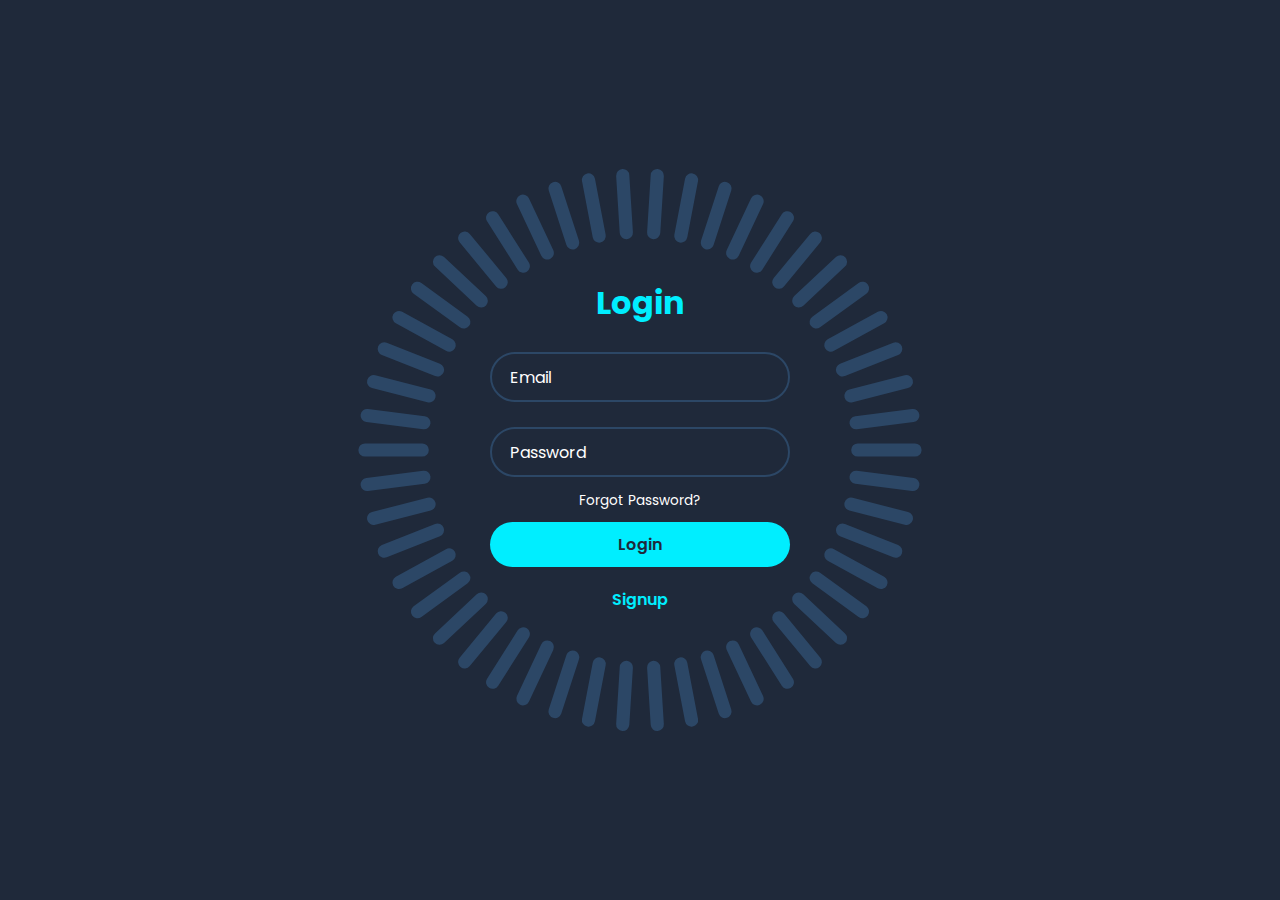
<file: Animated Login form/index.html>
<!DOCTYPE html>
<html lang="en" >
<head>
  <meta charset="UTF-8">
  <title>CodePen - Animated Login form</title>
  <link rel="stylesheet" href="./style.css">

</head>
<body>
<!-- partial:index.partial.html -->
<div class="container">
  <div class="login-box">
    <h2>Login</h2>
    <form action="#">
      <div class="input-box">
        <input type="email" required>
        <label>Email</label>
      </div>
      <div class="input-box">
        <input type="password" required>
        <label>Password</label>
      </div>
      <div class="forgot-password">
        <a href="#">Forgot Password?</a>
      </div>
      <button type="submit" class="btn">Login</button>
      <div class="signup-link">
        <a href="#">Signup</a>
      </div>
    </form>
  </div>

  <span style="--i:0;"></span>
  <span style="--i:1;"></span>
  <span style="--i:2;"></span>
  <span style="--i:3;"></span>
  <span style="--i:4;"></span>
  <span style="--i:5;"></span>
  <span style="--i:6;"></span>
  <span style="--i:7;"></span>
  <span style="--i:8;"></span>
  <span style="--i:9;"></span>
  <span style="--i:10;"></span>
  <span style="--i:11;"></span>
  <span style="--i:12;"></span>
  <span style="--i:13;"></span>
  <span style="--i:14;"></span>
  <span style="--i:15;"></span>
  <span style="--i:16;"></span>
  <span style="--i:17;"></span>
  <span style="--i:18;"></span>
  <span style="--i:19;"></span>
  <span style="--i:20;"></span>
  <span style="--i:21;"></span>
  <span style="--i:22;"></span>
  <span style="--i:23;"></span>
  <span style="--i:24;"></span>
  <span style="--i:25;"></span>
  <span style="--i:26;"></span>
  <span style="--i:27;"></span>
  <span style="--i:28;"></span>
  <span style="--i:29;"></span>
  <span style="--i:30;"></span>
  <span style="--i:31;"></span>
  <span style="--i:32;"></span>
  <span style="--i:33;"></span>
  <span style="--i:34;"></span>
  <span style="--i:35;"></span>
  <span style="--i:36;"></span>
  <span style="--i:37;"></span>
  <span style="--i:38;"></span>
  <span style="--i:39;"></span>
  <span style="--i:40;"></span>
  <span style="--i:41;"></span>
  <span style="--i:42;"></span>
  <span style="--i:43;"></span>
  <span style="--i:44;"></span>
  <span style="--i:45;"></span>
  <span style="--i:46;"></span>
  <span style="--i:47;"></span>
  <span style="--i:48;"></span>
  <span style="--i:49;"></span>
</div>
<!-- partial -->
  
</body>
</html>
</file>
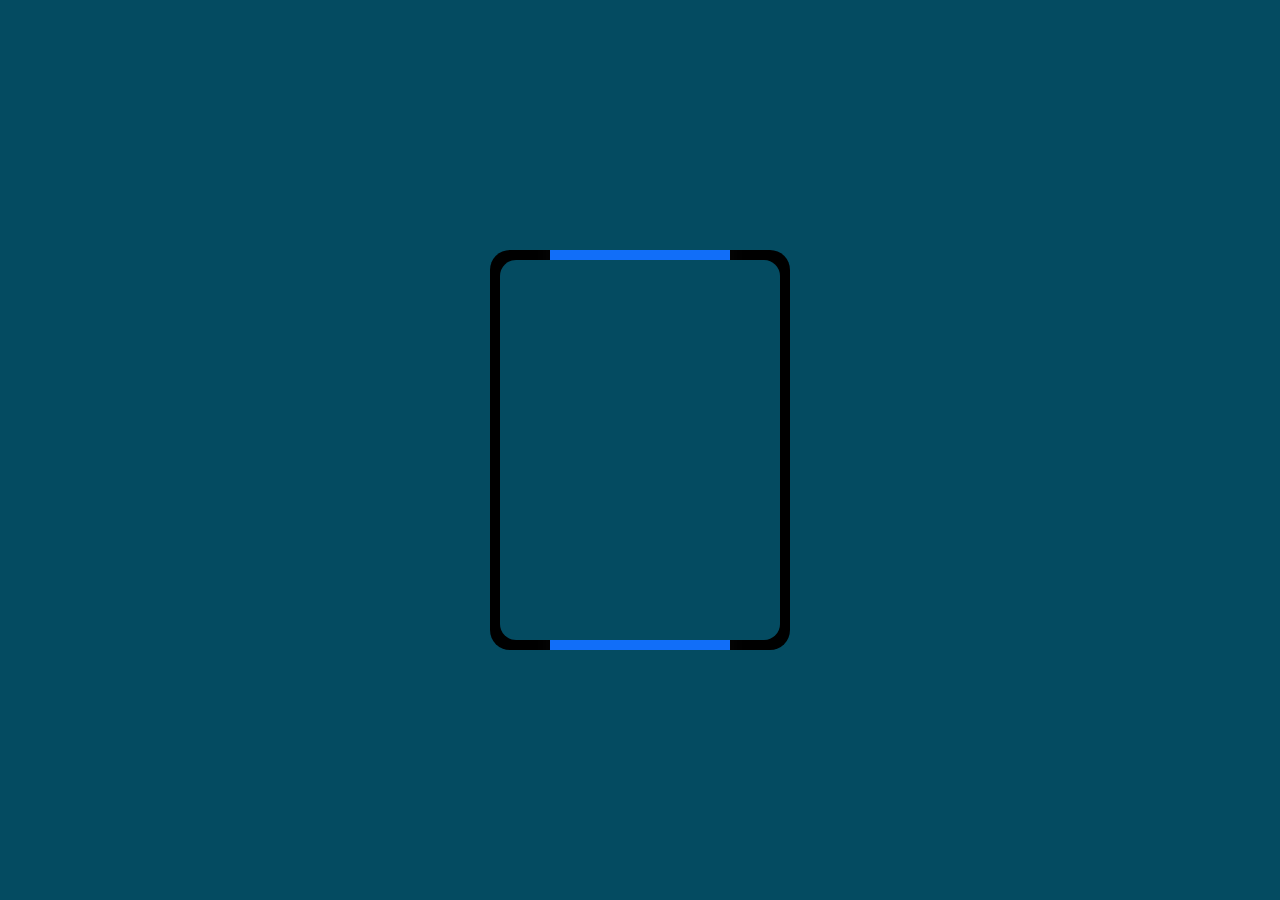
<file: border-animation/index.html>
<!DOCTYPE html>
<html lang="en">
<head>
    <link rel="stylesheet" href="style.css">
    <meta charset="UTF-8">
    <meta name="viewport" content="width=device-width, initial-scale=1.0">
    <title>Animation de la bordure</title>
</head>
<body>
    <div class="box">
        
    </div>
</body>
</html>
</file>
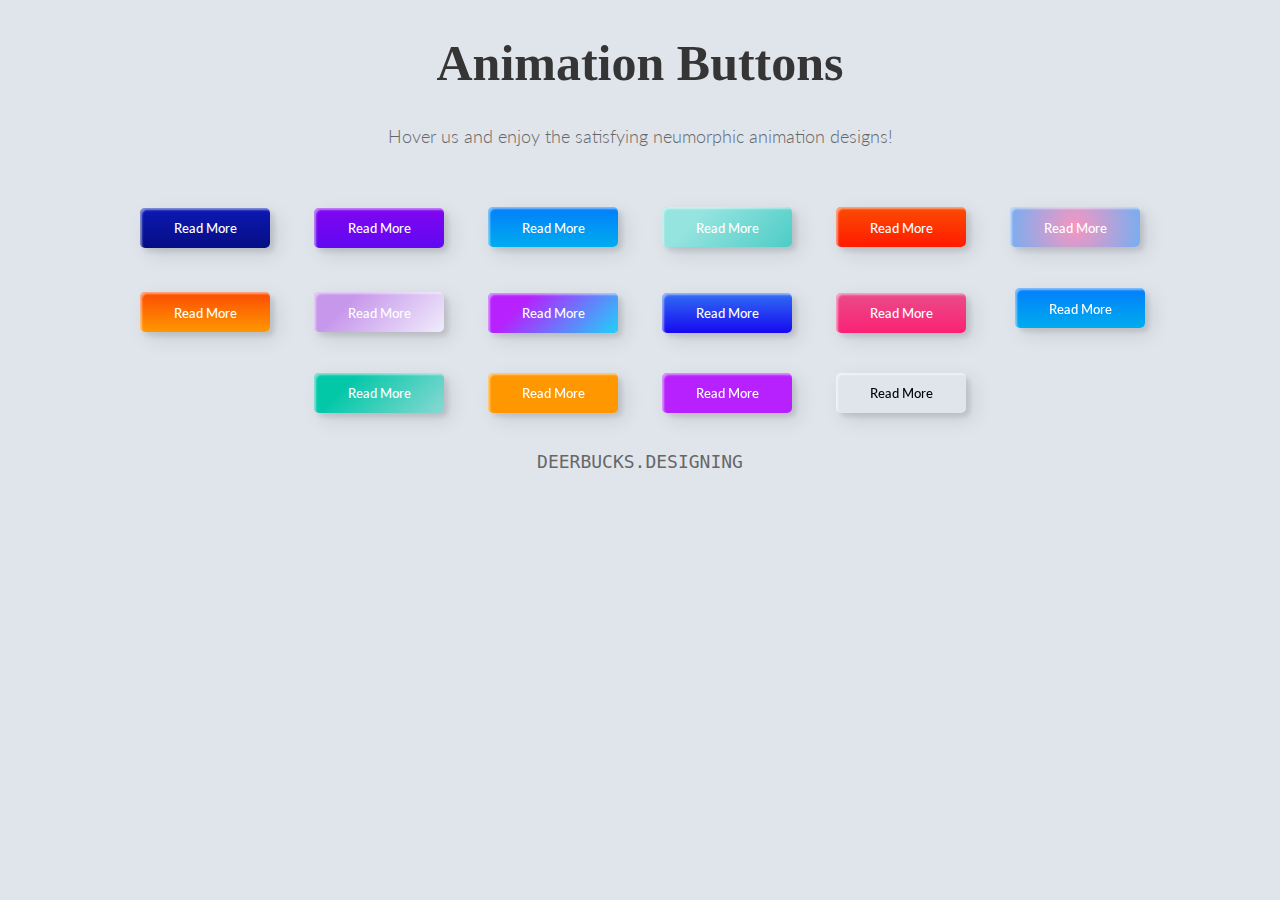
<file: button_animation/index.html>
<!DOCTYPE html>
<html lang="en">

<head>
  <meta charset="UTF-8">
  <title>Title</title>
  <link rel="stylesheet" href="style.css">
</head>

<body>
  <header>
    <link href="https://fonts.googleapis.com/css2?family=Lato&display=swap" rel="stylesheet">
 </header>
 
 <h1>Animation Buttons</h1>
 <p>Hover us and enjoy the satisfying neumorphic animation designs!</p>
 <div class="frame">
   <button class="custom-btn btn-1">Read More</button>
   <button class="custom-btn btn-2">Read More</button>
   <button class="custom-btn btn-3"><span>Read More</span></button>
   <button class="custom-btn btn-4"><span>Read More</span></button>
   <button class="custom-btn btn-5"><span>Read More</span></button>
   <button class="custom-btn btn-6"><span>Read More</span></button>
   <button class="custom-btn btn-7"><span>Read More</span></button>
   <button class="custom-btn btn-8"><span>Read More</span></button>
   <button class="custom-btn btn-9">Read More</button>
   <button class="custom-btn btn-10">Read More</button>
   <button class="custom-btn btn-11">Read More<div class="dot"></div></button>
   <button class="custom-btn btn-12"><span>Click!</span><span>Read More</span></button>
   <button class="custom-btn btn-13">Read More</button>
   <button class="custom-btn btn-14">Read More</button>
   <button class="custom-btn btn-15">Read More</button>
   <button class="custom-btn btn-16">Read More</button>
   <p style="font-family: Andale Mono, monospace;">
     DEERBUCKS.DESIGNING</p>
 </div>
</body>
</html>
</file>
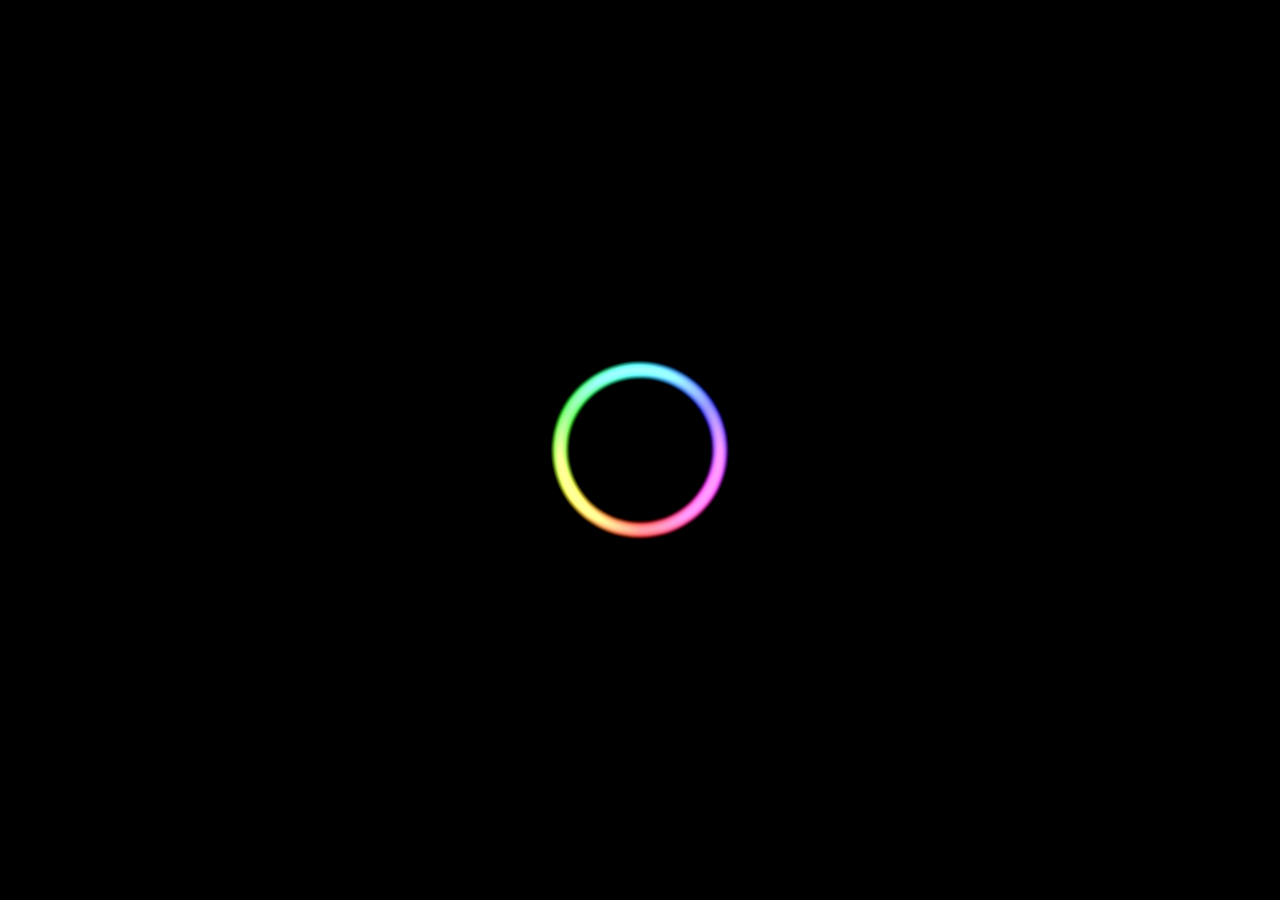
<file: colorful_loader/index.html>
<!DOCTYPE html>
<html lang="en">
<head>
    <meta charset="UTF-8">
    <meta name="viewport" content="width=device-width, initial-scale=1.0">
    <title>Document</title>
    <link rel="stylesheet" href="style.css">
</head>
<body>
    <div class="loader">
        <i></i><i></i><i></i><i></i><i></i><i></i>
        <i></i><i></i><i></i><i></i><i></i><i></i>
        <i></i><i></i><i></i><i></i><i></i><i></i>
        <i></i><i></i><i></i><i></i><i></i><i></i>
        <i></i><i></i><i></i><i></i><i></i><i></i>
        <i></i><i></i><i></i><i></i><i></i><i></i>
        <i></i><i></i><i></i><i></i><i></i><i></i>
        <i></i><i></i><i></i><i></i><i></i><i></i>
        <i></i><i></i><i></i><i></i><i></i><i></i>
        <i></i><i></i><i></i><i></i><i></i><i></i>
        <i></i><i></i><i></i><i></i><i></i><i></i>
        <i></i><i></i><i></i><i></i><i></i><i></i>
      </div>
</body>
</html>
</file>
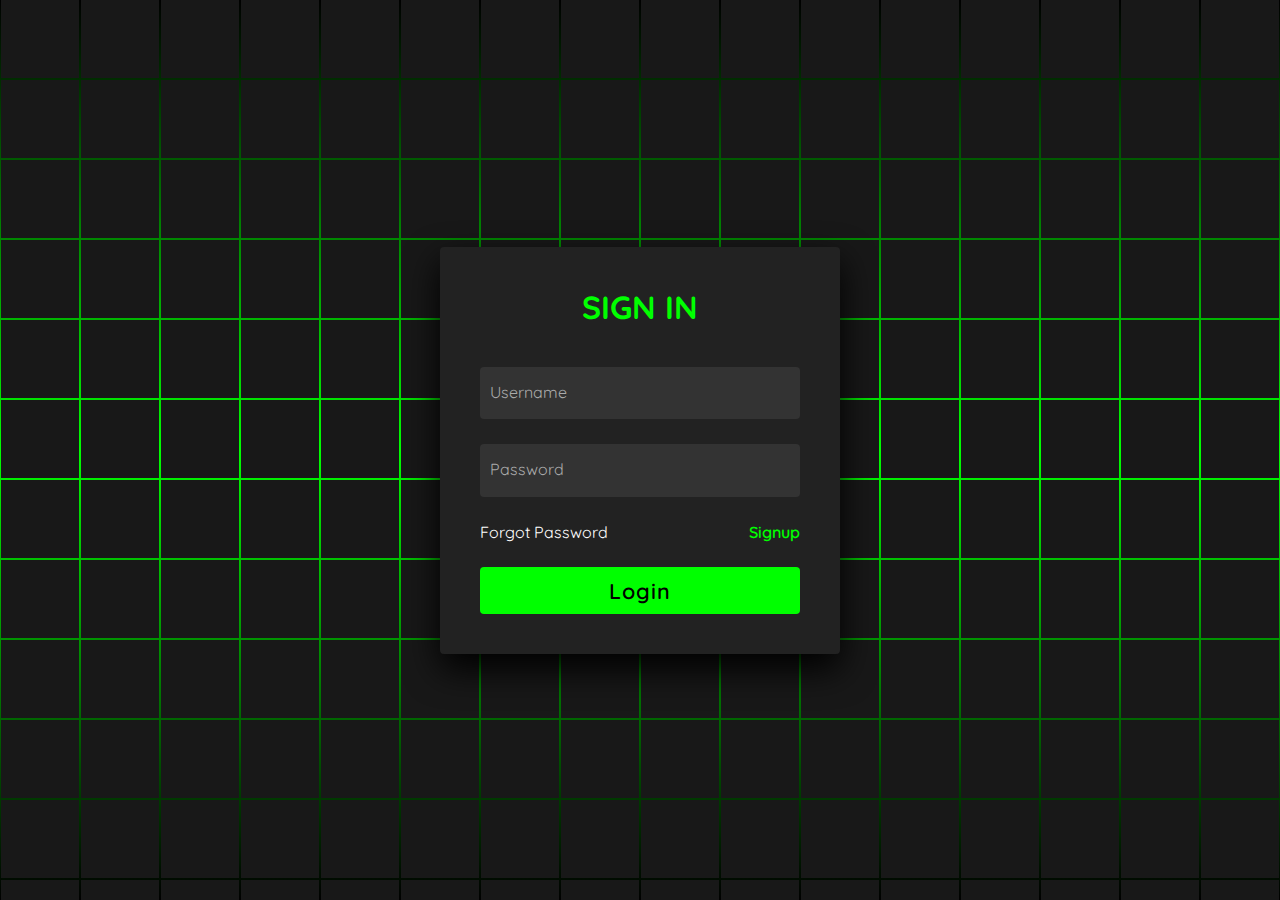
<file: Hacker Login Form/index.html>
<!DOCTYPE html>
<html lang="en" >
<head>
  <meta charset="UTF-8">
  <title>CodePen - Hacker Login Form</title>
  <link rel="stylesheet" href="./style.css">

</head>
<body>
<!-- partial:index.partial.html -->
<section>

    <span></span>
    <span></span>
    <span></span>
    <span></span>
    <span></span>
    <span></span>
    <span></span>
    <span></span>
    <span></span>
    <span></span>
    <span></span>
    <span></span>
    <span></span>
    <span></span>
    <span></span>
    <span></span>
    <span></span>
    <span></span>
    <span></span>
    <span></span>
    <span></span>
    <span></span>
    <span></span>
    <span></span>
    <span></span>
    <span></span>
    <span></span>
    <span></span>
    <span></span>
    <span></span>
    <span></span>
    <span></span>
    <span></span>
    <span></span>
    <span></span>
    <span></span>
    <span></span>
    <span></span>
    <span></span>
    <span></span>
    <span></span>
    <span></span>
    <span></span>
    <span></span>
    <span></span>
    <span></span>
    <span></span>
    <span></span>
    <span></span>
    <span></span>
    <span></span>
    <span></span>
    <span></span>
    <span></span>
    <span></span>
    <span></span>
    <span></span>
    <span></span>
    <span></span>
    <span></span>
    <span></span>
    <span></span>
    <span></span>
    <span></span>
    <span></span>
    <span></span>
    <span></span>
    <span></span>
    <span></span>
    <span></span>
    <span></span>
    <span></span>
    <span></span>
    <span></span>
    <span></span>
    <span></span>
    <span></span>
    <span></span>
    <span></span>
    <span></span>
    <span></span>
    <span></span>
    <span></span>
    <span></span>
    <span></span>
    <span></span>
    <span></span>
    <span></span>
    <span></span>
    <span></span>
    <span></span>
    <span></span>
    <span></span>
    <span></span>
    <span></span>
    <span></span>
    <span></span>
    <span></span>
    <span></span>
    <span></span>
    <span></span>
    <span></span>
    <span></span>
    <span></span>
    <span></span>
    <span></span>
    <span></span>
    <span></span>
    <span></span>
    <span></span>
    <span></span>
    <span></span>
    <span></span>
    <span></span>
    <span></span>
    <span></span>
    <span></span>
    <span></span>
    <span></span>
    <span></span>
    <span></span>
    <span></span>
    <span></span>
    <span></span>
    <span></span>
    <span></span>
    <span></span>
    <span></span>
    <span></span>
    <span></span>
    <span></span>
    <span></span>
    <span></span>
    <span></span>
    <span></span>
    <span></span>
    <span></span>
    <span></span>
    <span></span>
    <span></span>
    <span></span>
    <span></span>
    <span></span>
    <span></span>
    <span></span>
    <span></span>
    <span></span>
    <span></span>
    <span></span>
    <span></span>
    <span></span>
    <span></span>
    <span></span>
    <span></span>
    <span></span>
    <span></span>
    <span></span>
    <span></span>
    <span></span>
    <span></span>
    <span></span>
    <span></span>
    <span></span>
    <span></span>
    <span></span>
    <span></span>
    <span></span>
    <span></span>
    <span></span>
    <span></span>
    <span></span>
    <span></span>
    <span></span>
    <span></span>
    <span></span>
    <span></span>
    <span></span>
    <span></span>
    <span></span>
    <span></span>
    <span></span>
    <span></span>
    <span></span>
    <span></span>
    <span></span>
    <span></span>
    <span></span>
    <span></span>
    <span></span>
    <span></span>
    <span></span>
    <span></span>
    <span></span>
    <span></span>
    <span></span>
    <span></span>
    <span></span>
    <span></span>
    <span></span>
    <span></span>
    <span></span>
    <span></span>
    <span></span>
    <span></span>
    <span></span>
    <span></span>
    <span></span>
    <span></span>
    <span></span>
    <span></span>
    <span></span>
    <span></span>
    <span></span>
    <span></span>
    <span></span>
    <span></span>
    <span></span>
    <span></span>
    <span></span>
    <span></span>
    <span></span>
    <span></span>
    <span></span>
    <span></span>
    <span></span>
    <span></span>
    <span></span>
    <span></span>
    <span></span>
    <span></span>
    <span></span>
    <span></span>
    <span></span>
    <span></span>
    <span></span>
    <span></span>
    <span></span>
    <span></span>
    <span></span>
    <span></span>
    <span></span>
    <span></span>
    <span></span>
    <span></span>
    <span></span>
    <span></span>
    <span></span>
    <span></span>
    <span></span>
    <span></span>
    <span></span>
    <span></span>
    <span></span>
    <span></span>
    <span></span>
    <span></span>
    <span></span>
    <span></span>
    <span></span>
    <span></span>

    <div class="signin">
      <div class="content">
        <h2>Sign In</h2>
        <div class="form">
          <div class="inputBox">
            <input type="text" required>
            <i>Username</i>
          </div>
          <div class="inputBox">
            <input type="password" required>
            <i>Password</i>
          </div>
          <div class="links">
            <a href="#">Forgot Password</a>
            <a href="#">Signup</a>
          </div>
          <div class="inputBox">
            <input type="submit" value="Login">
          </div>
        </div>
      </div>
    </div>
  </section>
<!-- partial -->
  
</body>
</html>
</file>
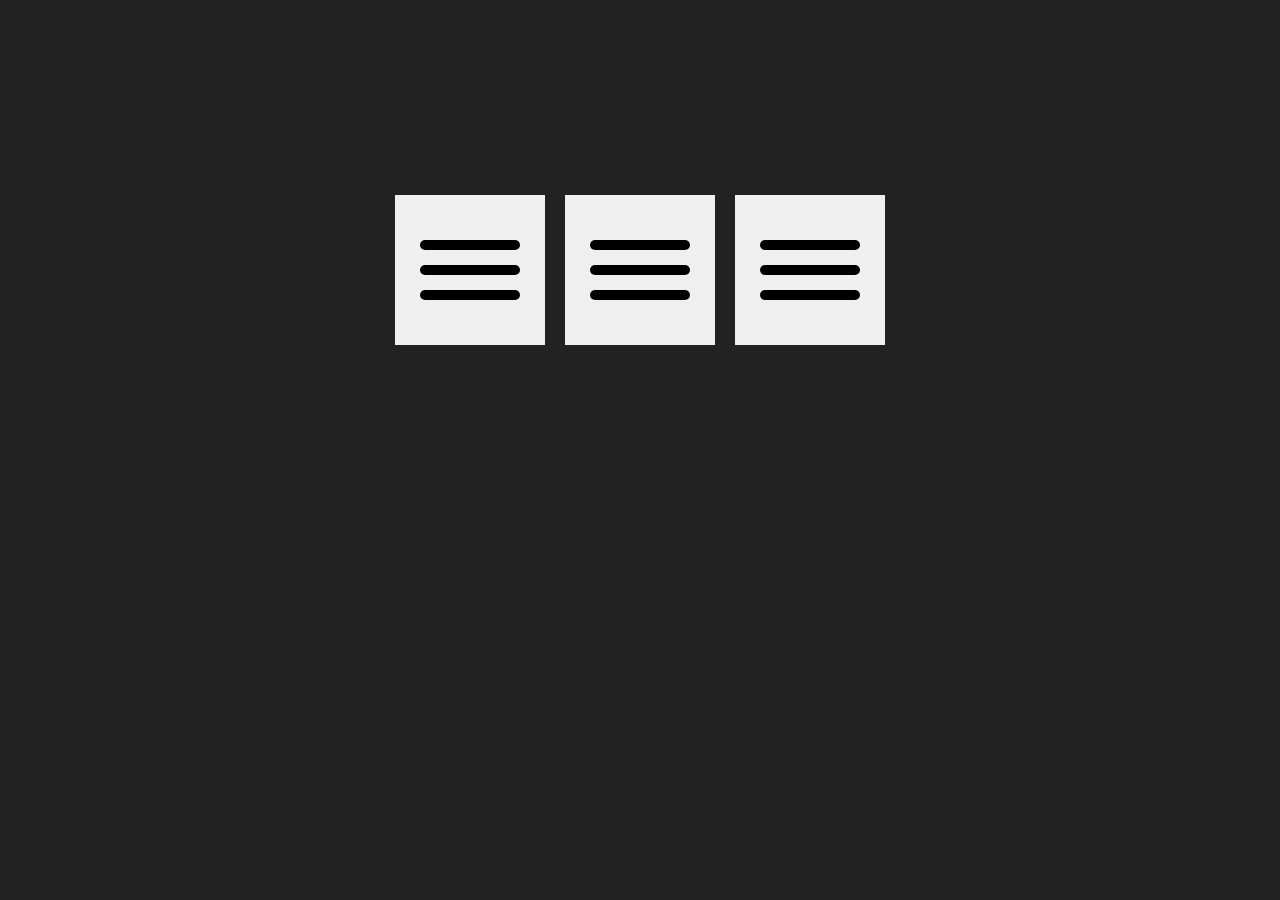
<file: icones hamburger/index.html>
<!-- menu hamburger -->
<!DOCTYPE html>
<html lang="fr">
<head>
    <link rel="stylesheet" href="assets/style.css">
    <meta charset="UTF-8">
    <meta name="viewport" content="width=device-width, initial-scale=1.0">
    <title>Création des Icones hamburger</title>
</head>
<body>
    <button class="box b1">
        <div class="container-lignes">
            <div class="ligne"></div>
            <div class="ligne"></div>
            <div class="ligne"></div>
        </div>
    </button>
    <button class="box b2">
        <div class="container-lignes">
            <div class="ligne"></div>
            <div class="ligne"></div>
            <div class="ligne"></div>
        </div>
    </button>
    <button class="box b3">
        <div class="container-lignes">
            <div class="ligne"></div>
            <div class="ligne"></div>
            <div class="ligne"></div>
        </div>
    </button>

    <script src="assets/script.js"></script>
</body>
</html>
</file>
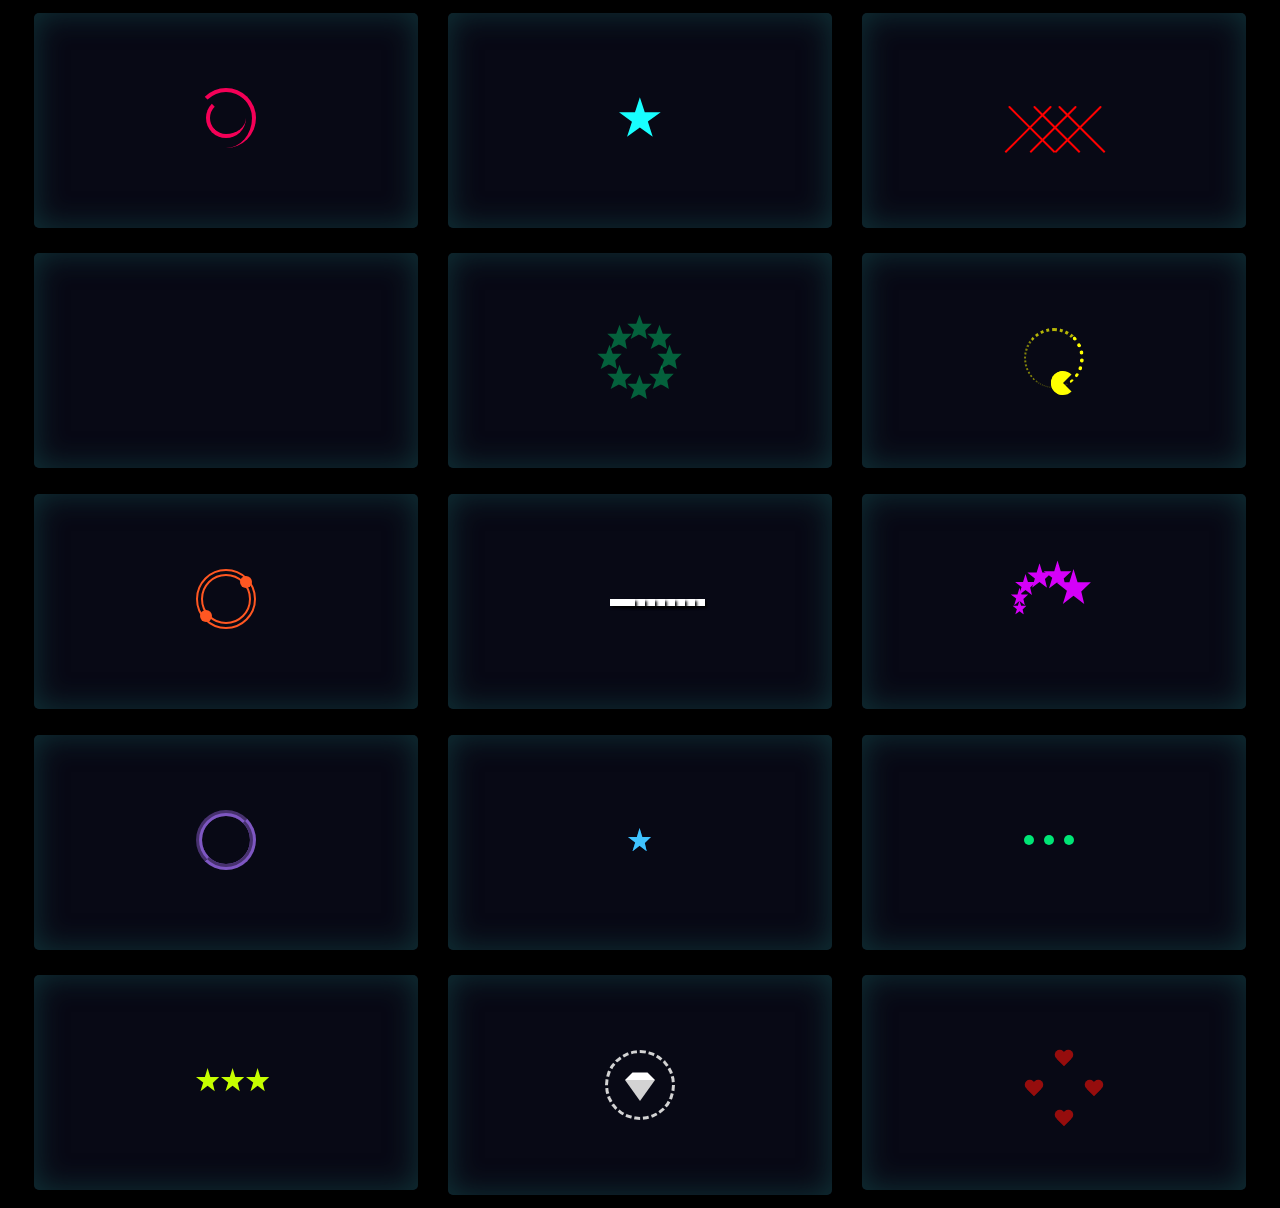
<file: Spinners_Page_Loaders/index.html>
<!DOCTYPE html>
<html lang="en">

<head>
  <meta charset="UTF-8">
  <title>Title</title>
  <link rel="stylesheet" href="style.css">
</head>

<body>
  <div class="container">
    <section>
      <div class="loader loader-1">
        <div class="loader-outter"></div>
        <div class="loader-inner"></div>
      </div>
    </section>
    <section>
      <div class="loader loader-2">
        <svg class="loader-star" xmlns="http://www.w3.org/2000/svg" xmlns:xlink="http://www.w3.org/1999/xlink" version="1.1">
              <polygon points="29.8 0.3 22.8 21.8 0 21.8 18.5 35.2 11.5 56.7 29.8 43.4 48.2 56.7 41.2 35.1 59.6 21.8 36.8 21.8 " fill="#18ffff" />
           </svg>
        <div class="loader-circles"></div>
      </div>
    </section>
    <section>
      <div class="loader loader-21">
        <div class="css-times times1"></div>
        <div class="css-times times2"></div>
        <div class="css-times times3"></div>
      </div>
    </section>
    <section>
      <div class="loader loader-7">
        <div class="line line1"></div>
        <div class="line line2"></div>
        <div class="line line3"></div>
      </div>
    </section>
    <section>
      <div class="loader loader-18">
        <div class="css-star star1"></div>
        <div class="css-star star2"></div>
        <div class="css-star star3"></div>
        <div class="css-star star4"></div>
        <div class="css-star star5"></div>
        <div class="css-star star6"></div>
        <div class="css-star star7"></div>
        <div class="css-star star8"></div>
      </div>
    </section>
    <section>
      <div class="loader loader-5">
        <div class="loader-pacman"></div>
      </div>
    </section>
  
    <section>
      <div class="loader loader-4"></div>
    </section>
    <section>
      <div class="loader loader-17">
        <div class="css-square square1"></div>
        <div class="css-square square2"></div>
        <div class="css-square square3"></div>
        <div class="css-square square4"></div>
        <div class="css-square square5"></div>
        <div class="css-square square6"></div>
        <div class="css-square square7"></div>
        <div class="css-square square8"></div>
      </div>
    </section>
  
  
    <section>
      <div class="loader loader-12">
        <svg class="loader-star star1" version="1.1" xmlns="http://www.w3.org/2000/svg" xmlns:xlink="http://www.w3.org/1999/xlink" x="0px" y="0px" width="35px" height="35px" viewBox="0 0 23.172 23.346" xml:space="preserve">
              <polygon points="11.586,0 8.864,8.9 0,8.9 7.193,14.447 4.471,23.346 11.586,17.84 18.739,23.346 16.77,14.985 23.172,8.9 14.306,8.9" />
           </svg>
        <svg class="loader-star star2" version="1.1" xmlns="http://www.w3.org/2000/svg" xmlns:xlink="http://www.w3.org/1999/xlink" x="0px" y="0px" width="35px" height="35px" viewBox="0 0 23.172 23.346" xml:space="preserve">
              <polygon points="11.586,0 8.864,8.9 0,8.9 7.193,14.447 4.471,23.346 11.586,17.84 18.739,23.346 16.77,14.985 23.172,8.9 14.306,8.9" />
           </svg>
        <svg class="loader-star star3" version="1.1" xmlns="http://www.w3.org/2000/svg" xmlns:xlink="http://www.w3.org/1999/xlink" x="0px" y="0px" width="35px" height="35px" viewBox="0 0 23.172 23.346" xml:space="preserve">
              <polygon points="11.586,0 8.864,8.9 0,8.9 7.193,14.447 4.471,23.346 11.586,17.84 18.739,23.346 16.77,14.985 23.172,8.9 14.306,8.9" />
           </svg>
        <svg class="loader-star star4" version="1.1" xmlns="http://www.w3.org/2000/svg" xmlns:xlink="http://www.w3.org/1999/xlink" x="0px" y="0px" width="35px" height="35px" viewBox="0 0 23.172 23.346" xml:space="preserve">
              <polygon points="11.586,0 8.864,8.9 0,8.9 7.193,14.447 4.471,23.346 11.586,17.84 18.739,23.346 16.77,14.985 23.172,8.9 14.306,8.9" />
           </svg>
        <svg class="loader-star star5" version="1.1" xmlns="http://www.w3.org/2000/svg" xmlns:xlink="http://www.w3.org/1999/xlink" x="0px" y="0px" width="35px" height="35px" viewBox="0 0 23.172 23.346" xml:space="preserve">
              <polygon points="11.586,0 8.864,8.9 0,8.9 7.193,14.447 4.471,23.346 11.586,17.84 18.739,23.346 16.77,14.985 23.172,8.9 14.306,8.9" />
           </svg>
        <svg class="loader-star star6" version="1.1" xmlns="http://www.w3.org/2000/svg" xmlns:xlink="http://www.w3.org/1999/xlink" x="0px" y="0px" width="35px" height="35px" viewBox="0 0 23.172 23.346" xml:space="preserve">
              <polygon points="11.586,0 8.864,8.9 0,8.9 7.193,14.447 4.471,23.346 11.586,17.84 18.739,23.346 16.77,14.985 23.172,8.9 14.306,8.9" />
           </svg>
      </div>
    </section>
  
    <section>
      <div class="loader loader-6">
        <div class="loader-inner"></div>
      </div>
    </section>
    <section>
      <div class="loader loader-14">
        <svg class="loader-star star-small" version="1.1" xmlns="http://www.w3.org/2000/svg" xmlns:xlink="http://www.w3.org/1999/xlink" x="0px" y="0px" width="23.172px" height="23.346px" viewBox="0 0 23.172 23.346" xml:space="preserve">
              <polygon fill="#01579b" points="11.586,0 8.864,8.9 0,8.9 7.193,14.447 4.471,23.346 11.586,17.84 18.739,23.346 16.77,14.985 23.172,8.9 14.306,8.9  "></polygon>
           </svg>
        <svg class="loader-star star-big" version="1.1" xmlns="http://www.w3.org/2000/svg" xmlns:xlink="http://www.w3.org/1999/xlink" x="0px" y="0px" width="23.172px" height="23.346px" viewBox="0 0 23.172 23.346" xml:space="preserve">
              <polygon fill="#40c4ff" points="11.586,0 8.864,8.9 0,8.9 7.193,14.447 4.471,23.346 11.586,17.84 18.739,23.346 16.77,14.985 23.172,8.9 14.306,8.9  "></polygon>
           </svg>
      </div>
    </section>
    <section>
      <div class="loader loader-3">
        <div class="dot dot1"></div>
        <div class="dot dot2"></div>
        <div class="dot dot3"></div>
      </div>
    </section>
    <section>
      <div class="loader loader-9">
        <svg class="loader-star star1" version="1.1" xmlns="http://www.w3.org/2000/svg" xmlns:xlink="http://www.w3.org/1999/xlink" x="0px" y="0px" width="23.172px" height="23.346px" viewBox="0 0 23.172 23.346" xml:space="preserve">
              <polygon fill="#c6ff00" points="11.586,0 8.864,8.9 0,8.9 7.193,14.447 4.471,23.346 11.586,17.84 18.739,23.346 16.77,14.985 23.172,8.9 14.306,8.9" />
           </svg>
        <svg class="loader-star star2" version="1.1" xmlns="http://www.w3.org/2000/svg" xmlns:xlink="http://www.w3.org/1999/xlink" x="0px" y="0px" width="23.172px" height="23.346px" viewBox="0 0 23.172 23.346" xml:space="preserve">
              <polygon fill="#c6ff00" points="11.586,0 8.864,8.9 0,8.9 7.193,14.447 4.471,23.346 11.586,17.84 18.739,23.346 16.77,14.985 23.172,8.9 14.306,8.9  " />
           </svg>
        <svg class="loader-star star3" version="1.1" xmlns="http://www.w3.org/2000/svg" xmlns:xlink="http://www.w3.org/1999/xlink" x="0px" y="0px" width="23.172px" height="23.346px" viewBox="0 0 23.172 23.346" xml:space="preserve">
              <polygon fill="#c6ff00" points="11.586,0 8.864,8.9 0,8.9 7.193,14.447 4.471,23.346 11.586,17.84 18.739,23.346 16.77,14.985 23.172,8.9 14.306,8.9  " />
           </svg>
      </div>
    </section>
    <section>
      <div class="loader loader-20">
        <div class="css-diamond"></div>
      </div>
    </section>
    <section>
      <div class="loader loader-13">
        <div class="css-heart heart1"></div>
        <div class="css-heart heart2"></div>
        <div class="css-heart heart3"></div>
        <div class="css-heart heart4"></div>
      </div>
    </section>
  </div>
</body>

</html>
</file>
<file: Animated Login form/style.css>
@import url("https://fonts.googleapis.com/css2?family=Poppins:wght@400;500&display=swap");
* {
  margin: 0;
  padding: 0;
  font-family: "Poppins";
  box-sizing: border-box;
}

body {
  display: flex;
  justify-content: center;
  align-items: center;
  background: #1f293a;
  min-height: 100vh;
}

.container {
  position: relative;
  width: 256px;
  height: 256px;
  display: flex;
  justify-content: center;
  align-items: center;
}

.container span {
  position: absolute;
  left: 0;
  width: 32px;
  height: 6px;
  background: #2c4766;
  border-radius: 8px;
  transform-origin: 128px;
  transform: scale(2.2) rotate(calc(var(--i) * (360deg / 50)));
  animation: animateBlink 3s linear infinite;
  animation-delay: calc(var(--i) * (3s / 50));
}

@keyframes animateBlink {
  0% {
    background: #0ef;
  }

  25% {
    background: #2c4766;
  }
}

.login-box {
  position: absolute;
  width: 400px;
}

.login-box form {
  width: 100%;
  padding: 0 50px;
}

h2 {
  font-size: 2em;
  color: #0ef;
  text-align: center;
}
.input-box {
  position: relative;
  margin: 25px 0;
}

.input-box input {
  width: 100%;
  height: 50px;
  background: transparent;
  border: 2px solid #2c4766;
  outline: none;
  border-radius: 40px;
  font-size: 1em;
  color: #fff;
  padding: 0 20px;
  transition: 0.5s;
}

.input-box input:focus,
.input-box input:valid {
  border-color: #0ef;
}

.input-box label {
  position: absolute;
  top: 50%;
  left: 20px;
  transform: translateY(-50%);
  font-size: 1em;
  color: #fff;
  pointer-events: none;
  transition: 0.5s ease;
}

.input-box input:focus ~ label,
.input-box input:valid ~ label {
  top: 1px;
  font-size: 0.8em;
  background-color: #1f293a;
  padding: 0 6px;
  color: #0ef;
}

.forgot-password {
  margin: -15px 0 10px;
  text-align: center;
}

.forgot-password a {
  font-size: 0.85em;
  color: #fff;
  text-decoration: none;
}

.forgot-password a:hover {
  text-decoration: underline;
}

.btn {
  width: 100%;
  height: 45px;
  border-radius: 45px;
  background: #0ef;
  border: none;
  outline: none;
  cursor: pointer;
  font-size: 1em;
  color: #1f293a;
  font-weight: 600;
}

.signup-link {
  margin: 20px 0 10px;
  text-align: center;
}

.signup-link a {
  font-size: 1em;
  color: #0ef;
  text-decoration: none;
  font-weight: 600;
}

.signup-link a:hover {
  text-decoration: underline;
}
</file>
<file: border-animation/style.css>
*{
    box-sizing:border-box;
    margin:0;
    padding:0;
}

body{
    display: flex;
    justify-content: center;
    align-items: center;
    min-height: 100vh;
    background-color: rgb(4, 75, 97);
}
.box{
    position: relative;
    width: 300px;
    height: 400px;
    display: flex;
    justify-content: center;
    align-items: center; 
    background-color: rgb(0, 0, 0);
    overflow: hidden;
    border-radius: 20px;
}
.box::before{
    content:'';
    position: absolute;
    width: 180px;
    height: 140%;
    background-color: #116ef9;
    box-shadow: 0 0 20px rgb(8, 8, 8);
    animation: animate 4s linear infinite;
}

.box::after{
    content:'';
    position: absolute;
    inset: 10px;
    background-color: rgb(4, 75, 97);
    border-radius: 16px;
}

@keyframes animate {
    0%{
        transform: rotate(0deg);
    }
    100%{
        transform: rotate(360deg);
    }
}
</file>
<file: button_animation/style.css>
body {
  background: #e0e5ec;
}
h1 {
  position: relative;
  text-align: center;
  color: #353535;
  font-size: 50px;
  font-family: "Cormorant Garamond", serif;
}

p {
  font-family: 'Lato', sans-serif;
  font-weight: 300;
  text-align: center;
  font-size: 18px;
  color: #676767;
}
.frame {
  width: 90%;
  margin: 40px auto;
  text-align: center;
}
button {
  margin: 20px;
}
.custom-btn {
  width: 130px;
  height: 40px;
  color: #fff;
  border-radius: 5px;
  padding: 10px 25px;
  font-family: 'Lato', sans-serif;
  font-weight: 500;
  background: transparent;
  cursor: pointer;
  transition: all 0.3s ease;
  position: relative;
  display: inline-block;
   box-shadow:inset 2px 2px 2px 0px rgba(255,255,255,.5),
   7px 7px 20px 0px rgba(0,0,0,.1),
   4px 4px 5px 0px rgba(0,0,0,.1);
  outline: none;
}

/* 1 */
.btn-1 {
  background: rgb(6,14,131);
  background: linear-gradient(0deg, rgba(6,14,131,1) 0%, rgba(12,25,180,1) 100%);
  border: none;
}
.btn-1:hover {
   background: rgb(0,3,255);
background: linear-gradient(0deg, rgba(0,3,255,1) 0%, rgba(2,126,251,1) 100%);
}

/* 2 */
.btn-2 {
  background: rgb(96,9,240);
  background: linear-gradient(0deg, rgba(96,9,240,1) 0%, rgba(129,5,240,1) 100%);
  border: none;
  
}
.btn-2:before {
  height: 0%;
  width: 2px;
}
.btn-2:hover {
  box-shadow:  4px 4px 6px 0 rgba(255,255,255,.5),
              -4px -4px 6px 0 rgba(116, 125, 136, .5), 
    inset -4px -4px 6px 0 rgba(255,255,255,.2),
    inset 4px 4px 6px 0 rgba(0, 0, 0, .4);
}


/* 3 */
.btn-3 {
  background: rgb(0,172,238);
background: linear-gradient(0deg, rgba(0,172,238,1) 0%, rgba(2,126,251,1) 100%);
  width: 130px;
  height: 40px;
  line-height: 42px;
  padding: 0;
  border: none;
  
}
.btn-3 span {
  position: relative;
  display: block;
  width: 100%;
  height: 100%;
}
.btn-3:before,
.btn-3:after {
  position: absolute;
  content: "";
  right: 0;
  top: 0;
   background: rgba(2,126,251,1);
  transition: all 0.3s ease;
}
.btn-3:before {
  height: 0%;
  width: 2px;
}
.btn-3:after {
  width: 0%;
  height: 2px;
}
.btn-3:hover{
   background: transparent;
  box-shadow: none;
}
.btn-3:hover:before {
  height: 100%;
}
.btn-3:hover:after {
  width: 100%;
}
.btn-3 span:hover{
   color: rgba(2,126,251,1);
}
.btn-3 span:before,
.btn-3 span:after {
  position: absolute;
  content: "";
  left: 0;
  bottom: 0;
   background: rgba(2,126,251,1);
  transition: all 0.3s ease;
}
.btn-3 span:before {
  width: 2px;
  height: 0%;
}
.btn-3 span:after {
  width: 0%;
  height: 2px;
}
.btn-3 span:hover:before {
  height: 100%;
}
.btn-3 span:hover:after {
  width: 100%;
}

/* 4 */
.btn-4 {
  background-color: #4dccc6;
background-image: linear-gradient(315deg, #4dccc6 0%, #96e4df 74%);
  line-height: 42px;
  padding: 0;
  border: none;
}
.btn-4:hover{
  background-color: #89d8d3;
background-image: linear-gradient(315deg, #89d8d3 0%, #03c8a8 74%);
}
.btn-4 span {
  position: relative;
  display: block;
  width: 100%;
  height: 100%;
}
.btn-4:before,
.btn-4:after {
  position: absolute;
  content: "";
  right: 0;
  top: 0;
   box-shadow:  4px 4px 6px 0 rgba(255,255,255,.9),
              -4px -4px 6px 0 rgba(116, 125, 136, .2), 
    inset -4px -4px 6px 0 rgba(255,255,255,.9),
    inset 4px 4px 6px 0 rgba(116, 125, 136, .3);
  transition: all 0.3s ease;
}
.btn-4:before {
  height: 0%;
  width: .1px;
}
.btn-4:after {
  width: 0%;
  height: .1px;
}
.btn-4:hover:before {
  height: 100%;
}
.btn-4:hover:after {
  width: 100%;
}
.btn-4 span:before,
.btn-4 span:after {
  position: absolute;
  content: "";
  left: 0;
  bottom: 0;
  box-shadow:  4px 4px 6px 0 rgba(255,255,255,.9),
              -4px -4px 6px 0 rgba(116, 125, 136, .2), 
    inset -4px -4px 6px 0 rgba(255,255,255,.9),
    inset 4px 4px 6px 0 rgba(116, 125, 136, .3);
  transition: all 0.3s ease;
}
.btn-4 span:before {
  width: .1px;
  height: 0%;
}
.btn-4 span:after {
  width: 0%;
  height: .1px;
}
.btn-4 span:hover:before {
  height: 100%;
}
.btn-4 span:hover:after {
  width: 100%;
}

/* 5 */
.btn-5 {
  width: 130px;
  height: 40px;
  line-height: 42px;
  padding: 0;
  border: none;
  background: rgb(255,27,0);
background: linear-gradient(0deg, rgba(255,27,0,1) 0%, rgba(251,75,2,1) 100%);
}
.btn-5:hover {
  color: #f0094a;
  background: transparent;
   box-shadow:none;
}
.btn-5:before,
.btn-5:after{
  content:'';
  position:absolute;
  top:0;
  right:0;
  height:2px;
  width:0;
  background: #f0094a;
  box-shadow:
   -1px -1px 5px 0px #fff,
   7px 7px 20px 0px #0003,
   4px 4px 5px 0px #0002;
  transition:400ms ease all;
}
.btn-5:after{
  right:inherit;
  top:inherit;
  left:0;
  bottom:0;
}
.btn-5:hover:before,
.btn-5:hover:after{
  width:100%;
  transition:800ms ease all;
}


/* 6 */
.btn-6 {
  background: rgb(247,150,192);
background: radial-gradient(circle, rgba(247,150,192,1) 0%, rgba(118,174,241,1) 100%);
  line-height: 42px;
  padding: 0;
  border: none;
}
.btn-6 span {
  position: relative;
  display: block;
  width: 100%;
  height: 100%;
}
.btn-6:before,
.btn-6:after {
  position: absolute;
  content: "";
  height: 0%;
  width: 1px;
 box-shadow:
   -1px -1px 20px 0px rgba(255,255,255,1),
   -4px -4px 5px 0px rgba(255,255,255,1),
   7px 7px 20px 0px rgba(0,0,0,.4),
   4px 4px 5px 0px rgba(0,0,0,.3);
}
.btn-6:before {
  right: 0;
  top: 0;
  transition: all 500ms ease;
}
.btn-6:after {
  left: 0;
  bottom: 0;
  transition: all 500ms ease;
}
.btn-6:hover{
  background: transparent;
  color: #76aef1;
  box-shadow: none;
}
.btn-6:hover:before {
  transition: all 500ms ease;
  height: 100%;
}
.btn-6:hover:after {
  transition: all 500ms ease;
  height: 100%;
}
.btn-6 span:before,
.btn-6 span:after {
  position: absolute;
  content: "";
  box-shadow:
   -1px -1px 20px 0px rgba(255,255,255,1),
   -4px -4px 5px 0px rgba(255,255,255,1),
   7px 7px 20px 0px rgba(0,0,0,.4),
   4px 4px 5px 0px rgba(0,0,0,.3);
}
.btn-6 span:before {
  left: 0;
  top: 0;
  width: 0%;
  height: .5px;
  transition: all 500ms ease;
}
.btn-6 span:after {
  right: 0;
  bottom: 0;
  width: 0%;
  height: .5px;
  transition: all 500ms ease;
}
.btn-6 span:hover:before {
  width: 100%;
}
.btn-6 span:hover:after {
  width: 100%;
}

/* 7 */
.btn-7 {
background: linear-gradient(0deg, rgba(255,151,0,1) 0%, rgba(251,75,2,1) 100%);
  line-height: 42px;
  padding: 0;
  border: none;
}
.btn-7 span {
  position: relative;
  display: block;
  width: 100%;
  height: 100%;
}
.btn-7:before,
.btn-7:after {
  position: absolute;
  content: "";
  right: 0;
  bottom: 0;
  background: rgba(251,75,2,1);
  box-shadow:
   -7px -7px 20px 0px rgba(255,255,255,.9),
   -4px -4px 5px 0px rgba(255,255,255,.9),
   7px 7px 20px 0px rgba(0,0,0,.2),
   4px 4px 5px 0px rgba(0,0,0,.3);
  transition: all 0.3s ease;
}
.btn-7:before{
   height: 0%;
   width: 2px;
}
.btn-7:after {
  width: 0%;
  height: 2px;
}
.btn-7:hover{
  color: rgba(251,75,2,1);
  background: transparent;
}
.btn-7:hover:before {
  height: 100%;
}
.btn-7:hover:after {
  width: 100%;
}
.btn-7 span:before,
.btn-7 span:after {
  position: absolute;
  content: "";
  left: 0;
  top: 0;
  background: rgba(251,75,2,1);
  box-shadow:
   -7px -7px 20px 0px rgba(255,255,255,.9),
   -4px -4px 5px 0px rgba(255,255,255,.9),
   7px 7px 20px 0px rgba(0,0,0,.2),
   4px 4px 5px 0px rgba(0,0,0,.3);
  transition: all 0.3s ease;
}
.btn-7 span:before {
  width: 2px;
  height: 0%;
}
.btn-7 span:after {
  height: 2px;
  width: 0%;
}
.btn-7 span:hover:before {
  height: 100%;
}
.btn-7 span:hover:after {
  width: 100%;
}

/* 8 */
.btn-8 {
  background-color: #f0ecfc;
background-image: linear-gradient(315deg, #f0ecfc 0%, #c797eb 74%);
  line-height: 42px;
  padding: 0;
  border: none;
}
.btn-8 span {
  position: relative;
  display: block;
  width: 100%;
  height: 100%;
}
.btn-8:before,
.btn-8:after {
  position: absolute;
  content: "";
  right: 0;
  bottom: 0;
  background: #c797eb;
  /*box-shadow:  4px 4px 6px 0 rgba(255,255,255,.5),
              -4px -4px 6px 0 rgba(116, 125, 136, .2), 
    inset -4px -4px 6px 0 rgba(255,255,255,.5),
    inset 4px 4px 6px 0 rgba(116, 125, 136, .3);*/
  transition: all 0.3s ease;
}
.btn-8:before{
   height: 0%;
   width: 2px;
}
.btn-8:after {
  width: 0%;
  height: 2px;
}
.btn-8:hover:before {
  height: 100%;
}
.btn-8:hover:after {
  width: 100%;
}
.btn-8:hover{
  background: transparent;
}
.btn-8 span:hover{
  color: #c797eb;
}
.btn-8 span:before,
.btn-8 span:after {
  position: absolute;
  content: "";
  left: 0;
  top: 0;
  background: #c797eb;
  /*box-shadow:  4px 4px 6px 0 rgba(255,255,255,.5),
              -4px -4px 6px 0 rgba(116, 125, 136, .2), 
    inset -4px -4px 6px 0 rgba(255,255,255,.5),
    inset 4px 4px 6px 0 rgba(116, 125, 136, .3);*/
  transition: all 0.3s ease;
}
.btn-8 span:before {
  width: 2px;
  height: 0%;
}
.btn-8 span:after {
  height: 2px;
  width: 0%;
}
.btn-8 span:hover:before {
  height: 100%;
}
.btn-8 span:hover:after {
  width: 100%;
}
  

/* 9 */
.btn-9 {
  border: none;
  transition: all 0.3s ease;
  overflow: hidden;
}
.btn-9:after {
  position: absolute;
  content: " ";
  z-index: -1;
  top: 0;
  left: 0;
  width: 100%;
  height: 100%;
   background-color: #1fd1f9;
background-image: linear-gradient(315deg, #1fd1f9 0%, #b621fe 74%);
  transition: all 0.3s ease;
}
.btn-9:hover {
  background: transparent;
  box-shadow:  4px 4px 6px 0 rgba(255,255,255,.5),
              -4px -4px 6px 0 rgba(116, 125, 136, .2), 
    inset -4px -4px 6px 0 rgba(255,255,255,.5),
    inset 4px 4px 6px 0 rgba(116, 125, 136, .3);
  color: #fff;
}
.btn-9:hover:after {
  -webkit-transform: scale(2) rotate(180deg);
  transform: scale(2) rotate(180deg);
  box-shadow:  4px 4px 6px 0 rgba(255,255,255,.5),
              -4px -4px 6px 0 rgba(116, 125, 136, .2), 
    inset -4px -4px 6px 0 rgba(255,255,255,.5),
    inset 4px 4px 6px 0 rgba(116, 125, 136, .3);
}

/* 10 */
.btn-10 {
  background: rgb(22,9,240);
background: linear-gradient(0deg, rgba(22,9,240,1) 0%, rgba(49,110,244,1) 100%);
  color: #fff;
  border: none;
  transition: all 0.3s ease;
  overflow: hidden;
}
.btn-10:after {
  position: absolute;
  content: " ";
  top: 0;
  left: 0;
  z-index: -1;
  width: 100%;
  height: 100%;
  transition: all 0.3s ease;
  -webkit-transform: scale(.1);
  transform: scale(.1);
}
.btn-10:hover {
  color: #fff;
  border: none;
  background: transparent;
}
.btn-10:hover:after {
  background: rgb(0,3,255);
background: linear-gradient(0deg, rgba(2,126,251,1) 0%,  rgba(0,3,255,1)100%);
  -webkit-transform: scale(1);
  transform: scale(1);
}

/* 11 */
.btn-11 {
  border: none;
  background: rgb(251,33,117);
    background: linear-gradient(0deg, rgba(251,33,117,1) 0%, rgba(234,76,137,1) 100%);
    color: #fff;
    overflow: hidden;
}
.btn-11:hover {
    text-decoration: none;
    color: #fff;
}
.btn-11:before {
    position: absolute;
    content: '';
    display: inline-block;
    top: -180px;
    left: 0;
    width: 30px;
    height: 100%;
    background-color: #fff;
    animation: shiny-btn1 3s ease-in-out infinite;
}
.btn-11:hover{
  opacity: .7;
}
.btn-11:active{
  box-shadow:  4px 4px 6px 0 rgba(255,255,255,.3),
              -4px -4px 6px 0 rgba(116, 125, 136, .2), 
    inset -4px -4px 6px 0 rgba(255,255,255,.2),
    inset 4px 4px 6px 0 rgba(0, 0, 0, .2);
}


@-webkit-keyframes shiny-btn1 {
    0% { -webkit-transform: scale(0) rotate(45deg); opacity: 0; }
    80% { -webkit-transform: scale(0) rotate(45deg); opacity: 0.5; }
    81% { -webkit-transform: scale(4) rotate(45deg); opacity: 1; }
    100% { -webkit-transform: scale(50) rotate(45deg); opacity: 0; }
}


/* 12 */
.btn-12{
  position: relative;
  right: 20px;
  bottom: 20px;
  border:none;
  box-shadow: none;
  width: 130px;
  height: 40px;
  line-height: 42px;
  -webkit-perspective: 230px;
  perspective: 230px;
}
.btn-12 span {
  background: rgb(0,172,238);
background: linear-gradient(0deg, rgba(0,172,238,1) 0%, rgba(2,126,251,1) 100%);
  display: block;
  position: absolute;
  width: 130px;
  height: 40px;
  box-shadow:inset 2px 2px 2px 0px rgba(255,255,255,.5),
   7px 7px 20px 0px rgba(0,0,0,.1),
   4px 4px 5px 0px rgba(0,0,0,.1);
  border-radius: 5px;
  margin:0;
  text-align: center;
  -webkit-box-sizing: border-box;
  -moz-box-sizing: border-box;
  box-sizing: border-box;
  -webkit-transition: all .3s;
  transition: all .3s;
}
.btn-12 span:nth-child(1) {
  box-shadow:
   -7px -7px 20px 0px #fff9,
   -4px -4px 5px 0px #fff9,
   7px 7px 20px 0px #0002,
   4px 4px 5px 0px #0001;
  -webkit-transform: rotateX(90deg);
  -moz-transform: rotateX(90deg);
  transform: rotateX(90deg);
  -webkit-transform-origin: 50% 50% -20px;
  -moz-transform-origin: 50% 50% -20px;
  transform-origin: 50% 50% -20px;
}
.btn-12 span:nth-child(2) {
  -webkit-transform: rotateX(0deg);
  -moz-transform: rotateX(0deg);
  transform: rotateX(0deg);
  -webkit-transform-origin: 50% 50% -20px;
  -moz-transform-origin: 50% 50% -20px;
  transform-origin: 50% 50% -20px;
}
.btn-12:hover span:nth-child(1) {
  box-shadow:inset 2px 2px 2px 0px rgba(255,255,255,.5),
   7px 7px 20px 0px rgba(0,0,0,.1),
   4px 4px 5px 0px rgba(0,0,0,.1);
  -webkit-transform: rotateX(0deg);
  -moz-transform: rotateX(0deg);
  transform: rotateX(0deg);
}
.btn-12:hover span:nth-child(2) {
  box-shadow:inset 2px 2px 2px 0px rgba(255,255,255,.5),
   7px 7px 20px 0px rgba(0,0,0,.1),
   4px 4px 5px 0px rgba(0,0,0,.1);
 color: transparent;
  -webkit-transform: rotateX(-90deg);
  -moz-transform: rotateX(-90deg);
  transform: rotateX(-90deg);
}


/* 13 */
.btn-13 {
  background-color: #89d8d3;
background-image: linear-gradient(315deg, #89d8d3 0%, #03c8a8 74%);
  border: none;
  z-index: 1;
}
.btn-13:after {
  position: absolute;
  content: "";
  width: 100%;
  height: 0;
  bottom: 0;
  left: 0;
  z-index: -1;
  border-radius: 5px;
   background-color: #4dccc6;
background-image: linear-gradient(315deg, #4dccc6 0%, #96e4df 74%);
  box-shadow:
   -7px -7px 20px 0px #fff9,
   -4px -4px 5px 0px #fff9,
   7px 7px 20px 0px #0002,
   4px 4px 5px 0px #0001;
  transition: all 0.3s ease;
}
.btn-13:hover {
  color: #fff;
}
.btn-13:hover:after {
  top: 0;
  height: 100%;
}
.btn-13:active {
  top: 2px;
}


/* 14 */
.btn-14 {
  background: rgb(255,151,0);
  border: none;
  z-index: 1;
}
.btn-14:after {
  position: absolute;
  content: "";
  width: 100%;
  height: 0;
  top: 0;
  left: 0;
  z-index: -1;
  border-radius: 5px;
  background-color: #eaf818;
  background-image: linear-gradient(315deg, #eaf818 0%, #f6fc9c 74%);
   box-shadow:inset 2px 2px 2px 0px rgba(255,255,255,.5)
   7px 7px 20px 0px rgba(0,0,0,.1),
   4px 4px 5px 0px rgba(0,0,0,.1);
  transition: all 0.3s ease;
}
.btn-14:hover {
  color: #000;
}
.btn-14:hover:after {
  top: auto;
  bottom: 0;
  height: 100%;
}
.btn-14:active {
  top: 2px;
}

/* 15 */
.btn-15 {
  background: #b621fe;
  border: none;
  z-index: 1;
}
.btn-15:after {
  position: absolute;
  content: "";
  width: 0;
  height: 100%;
  top: 0;
  right: 0;
  z-index: -1;
  background-color: #663dff;
  border-radius: 5px;
   box-shadow:inset 2px 2px 2px 0px rgba(255,255,255,.5),
   7px 7px 20px 0px rgba(0,0,0,.1),
   4px 4px 5px 0px rgba(0,0,0,.1);
  transition: all 0.3s ease;
}
.btn-15:hover {
  color: #fff;
}
.btn-15:hover:after {
  left: 0;
  width: 100%;
}
.btn-15:active {
  top: 2px;
}


/* 16 */
.btn-16 {
  border: none;
  color: #000;
}
.btn-16:after {
  position: absolute;
  content: "";
  width: 0;
  height: 100%;
  top: 0;
  left: 0;
  direction: rtl;
  z-index: -1;
  box-shadow:
   -7px -7px 20px 0px #fff9,
   -4px -4px 5px 0px #fff9,
   7px 7px 20px 0px #0002,
   4px 4px 5px 0px #0001;
  transition: all 0.3s ease;
}
.btn-16:hover {
  color: #000;
}
.btn-16:hover:after {
  left: auto;
  right: 0;
  width: 100%;
}
.btn-16:active {
  top: 2px;
}
</file>
<file: colorful_loader/style.css>
*,
*::before,
*::after {
  padding: 0;
  margin: 0 auto;
  box-sizing: border-box;
}

body {
  background-color: #000;
  min-height: 100vh;
  display: grid;
  place-items: center;
}

.loader {
  position: relative;
  width: 21em;
  height: 21em;
  background-color: #000;
  filter: blur(0.2em) contrast(2);
  -webkit-animation: loaderSpin 16s infinite linear;
          animation: loaderSpin 16s infinite linear;
}
@-webkit-keyframes loaderSpin {
  to {
    transform: rotate(360deg);
  }
}
@keyframes loaderSpin {
  to {
    transform: rotate(360deg);
  }
}
.loader > i {
  position: absolute;
  left: 10em;
  top: 10em;
  width: 1em;
  height: 1em;
  background-color: hsl(var(--hue, 0), 75%, 75%);
  border-radius: 50%;
  transform: rotateZ(var(--rz, 0)) translateY(5em);
  -webkit-animation: iMove 4s var(--delay, 0s) infinite ease-in-out;
          animation: iMove 4s var(--delay, 0s) infinite ease-in-out;
}
@-webkit-keyframes iMove {
  0% {
    transform: rotateZ(var(--rz, 0)) translateY(4em) translate(0, 0) scale(0);
  }
  2% {
    transform: rotateZ(var(--rz, 0)) translateY(4em) translate(0, 0) scale(1.25);
  }
  20% {
    transform: rotateZ(var(--rz, 0)) translateY(4em) translate(0, 0) scale(1.25);
  }
  90%, 100% {
    transform: rotateZ(var(--rz, 0)) translateY(4em) translate(var(--tx, 0), var(--ty, 0)) scale(0);
  }
}
@keyframes iMove {
  0% {
    transform: rotateZ(var(--rz, 0)) translateY(4em) translate(0, 0) scale(0);
  }
  2% {
    transform: rotateZ(var(--rz, 0)) translateY(4em) translate(0, 0) scale(1.25);
  }
  20% {
    transform: rotateZ(var(--rz, 0)) translateY(4em) translate(0, 0) scale(1.25);
  }
  90%, 100% {
    transform: rotateZ(var(--rz, 0)) translateY(4em) translate(var(--tx, 0), var(--ty, 0)) scale(0);
  }
}
.loader > i:nth-child(1) {
  --rz: 0deg;
  --delay: -4s;
  --tx: 1.532em;
  --ty: 2.852em;
  --hue: 0;
}
.loader > i:nth-child(2) {
  --rz: 5deg;
  --delay: -3.9444444444s;
  --tx: 0.8em;
  --ty: 0.98em;
  --hue: 5;
}
.loader > i:nth-child(3) {
  --rz: 10deg;
  --delay: -3.8888888889s;
  --tx: 1.812em;
  --ty: 3.412em;
  --hue: 10;
}
.loader > i:nth-child(4) {
  --rz: 15deg;
  --delay: -3.8333333333s;
  --tx: 1.792em;
  --ty: 2.156em;
  --hue: 15;
}
.loader > i:nth-child(5) {
  --rz: 20deg;
  --delay: -3.7777777778s;
  --tx: 0.58em;
  --ty: -1.348em;
  --hue: 20;
}
.loader > i:nth-child(6) {
  --rz: 25deg;
  --delay: -3.7222222222s;
  --tx: 0.448em;
  --ty: -2.028em;
  --hue: 25;
}
.loader > i:nth-child(7) {
  --rz: 30deg;
  --delay: -3.6666666667s;
  --tx: 0.56em;
  --ty: 1.564em;
  --hue: 30;
}
.loader > i:nth-child(8) {
  --rz: 35deg;
  --delay: -3.6111111111s;
  --tx: 0.252em;
  --ty: 2.316em;
  --hue: 35;
}
.loader > i:nth-child(9) {
  --rz: 40deg;
  --delay: -3.5555555556s;
  --tx: 2.004em;
  --ty: 3.636em;
  --hue: 40;
}
.loader > i:nth-child(10) {
  --rz: 45deg;
  --delay: -3.5s;
  --tx: 2.732em;
  --ty: 4.708em;
  --hue: 45;
}
.loader > i:nth-child(11) {
  --rz: 50deg;
  --delay: -3.4444444444s;
  --tx: 0.888em;
  --ty: 4.42em;
  --hue: 50;
}
.loader > i:nth-child(12) {
  --rz: 55deg;
  --delay: -3.3888888889s;
  --tx: 0.492em;
  --ty: 4.092em;
  --hue: 55;
}
.loader > i:nth-child(13) {
  --rz: 60deg;
  --delay: -3.3333333333s;
  --tx: 0.072em;
  --ty: 0.548em;
  --hue: 60;
}
.loader > i:nth-child(14) {
  --rz: 65deg;
  --delay: -3.2777777778s;
  --tx: 0.812em;
  --ty: 3.396em;
  --hue: 65;
}
.loader > i:nth-child(15) {
  --rz: 70deg;
  --delay: -3.2222222222s;
  --tx: 3.612em;
  --ty: 4.396em;
  --hue: 70;
}
.loader > i:nth-child(16) {
  --rz: 75deg;
  --delay: -3.1666666667s;
  --tx: 0.008em;
  --ty: 2.668em;
  --hue: 75;
}
.loader > i:nth-child(17) {
  --rz: 80deg;
  --delay: -3.1111111111s;
  --tx: 2.12em;
  --ty: 1.372em;
  --hue: 80;
}
.loader > i:nth-child(18) {
  --rz: 85deg;
  --delay: -3.0555555556s;
  --tx: 1.392em;
  --ty: 3.836em;
  --hue: 85;
}
.loader > i:nth-child(19) {
  --rz: 90deg;
  --delay: -3s;
  --tx: 3.828em;
  --ty: 4.316em;
  --hue: 90;
}
.loader > i:nth-child(20) {
  --rz: 95deg;
  --delay: -2.9444444444s;
  --tx: 2.984em;
  --ty: 1.348em;
  --hue: 95;
}
.loader > i:nth-child(21) {
  --rz: 100deg;
  --delay: -2.8888888889s;
  --tx: 1.628em;
  --ty: -1.884em;
  --hue: 100;
}
.loader > i:nth-child(22) {
  --rz: 105deg;
  --delay: -2.8333333333s;
  --tx: 0.824em;
  --ty: 3.484em;
  --hue: 105;
}
.loader > i:nth-child(23) {
  --rz: 110deg;
  --delay: -2.7777777778s;
  --tx: 0.04em;
  --ty: 0.212em;
  --hue: 110;
}
.loader > i:nth-child(24) {
  --rz: 115deg;
  --delay: -2.7222222222s;
  --tx: 2.616em;
  --ty: 5.188em;
  --hue: 115;
}
.loader > i:nth-child(25) {
  --rz: 120deg;
  --delay: -2.6666666667s;
  --tx: 1.356em;
  --ty: 5.484em;
  --hue: 120;
}
.loader > i:nth-child(26) {
  --rz: 125deg;
  --delay: -2.6111111111s;
  --tx: 3.888em;
  --ty: -0.924em;
  --hue: 125;
}
.loader > i:nth-child(27) {
  --rz: 130deg;
  --delay: -2.5555555556s;
  --tx: 1.836em;
  --ty: -1.628em;
  --hue: 130;
}
.loader > i:nth-child(28) {
  --rz: 135deg;
  --delay: -2.5s;
  --tx: 0.528em;
  --ty: -2.42em;
  --hue: 135;
}
.loader > i:nth-child(29) {
  --rz: 140deg;
  --delay: -2.4444444444s;
  --tx: 1.456em;
  --ty: -0.356em;
  --hue: 140;
}
.loader > i:nth-child(30) {
  --rz: 145deg;
  --delay: -2.3888888889s;
  --tx: 1.2em;
  --ty: 4.732em;
  --hue: 145;
}
.loader > i:nth-child(31) {
  --rz: 150deg;
  --delay: -2.3333333333s;
  --tx: 0.488em;
  --ty: 1.244em;
  --hue: 150;
}
.loader > i:nth-child(32) {
  --rz: 155deg;
  --delay: -2.2777777778s;
  --tx: 0.228em;
  --ty: 3.196em;
  --hue: 155;
}
.loader > i:nth-child(33) {
  --rz: 160deg;
  --delay: -2.2222222222s;
  --tx: 1.216em;
  --ty: 4.188em;
  --hue: 160;
}
.loader > i:nth-child(34) {
  --rz: 165deg;
  --delay: -2.1666666667s;
  --tx: 0.86em;
  --ty: 2.308em;
  --hue: 165;
}
.loader > i:nth-child(35) {
  --rz: 170deg;
  --delay: -2.1111111111s;
  --tx: 2.912em;
  --ty: 1.172em;
  --hue: 170;
}
.loader > i:nth-child(36) {
  --rz: 175deg;
  --delay: -2.0555555556s;
  --tx: 1.928em;
  --ty: 0.116em;
  --hue: 175;
}
.loader > i:nth-child(37) {
  --rz: 180deg;
  --delay: -2s;
  --tx: 0.884em;
  --ty: 5.276em;
  --hue: 180;
}
.loader > i:nth-child(38) {
  --rz: 185deg;
  --delay: -1.9444444444s;
  --tx: 3.372em;
  --ty: -0.94em;
  --hue: 185;
}
.loader > i:nth-child(39) {
  --rz: 190deg;
  --delay: -1.8888888889s;
  --tx: 2.42em;
  --ty: -0.26em;
  --hue: 190;
}
.loader > i:nth-child(40) {
  --rz: 195deg;
  --delay: -1.8333333333s;
  --tx: 2.54em;
  --ty: -0.7em;
  --hue: 195;
}
.loader > i:nth-child(41) {
  --rz: 200deg;
  --delay: -1.7777777778s;
  --tx: 2.496em;
  --ty: -2.212em;
  --hue: 200;
}
.loader > i:nth-child(42) {
  --rz: 205deg;
  --delay: -1.7222222222s;
  --tx: 3.804em;
  --ty: 0.604em;
  --hue: 205;
}
.loader > i:nth-child(43) {
  --rz: 210deg;
  --delay: -1.6666666667s;
  --tx: 1.116em;
  --ty: 0.316em;
  --hue: 210;
}
.loader > i:nth-child(44) {
  --rz: 215deg;
  --delay: -1.6111111111s;
  --tx: 3.148em;
  --ty: -2.036em;
  --hue: 215;
}
.loader > i:nth-child(45) {
  --rz: 220deg;
  --delay: -1.5555555556s;
  --tx: 1.464em;
  --ty: -1.076em;
  --hue: 220;
}
.loader > i:nth-child(46) {
  --rz: 225deg;
  --delay: -1.5s;
  --tx: 1.132em;
  --ty: 0.284em;
  --hue: 225;
}
.loader > i:nth-child(47) {
  --rz: 230deg;
  --delay: -1.4444444444s;
  --tx: 1.956em;
  --ty: -0.844em;
  --hue: 230;
}
.loader > i:nth-child(48) {
  --rz: 235deg;
  --delay: -1.3888888889s;
  --tx: 3.02em;
  --ty: 5.444em;
  --hue: 235;
}
.loader > i:nth-child(49) {
  --rz: 240deg;
  --delay: -1.3333333333s;
  --tx: 0.872em;
  --ty: 3.836em;
  --hue: 240;
}
.loader > i:nth-child(50) {
  --rz: 245deg;
  --delay: -1.2777777778s;
  --tx: 1.412em;
  --ty: -1.148em;
  --hue: 245;
}
.loader > i:nth-child(51) {
  --rz: 250deg;
  --delay: -1.2222222222s;
  --tx: 3.68em;
  --ty: -2.18em;
  --hue: 250;
}
.loader > i:nth-child(52) {
  --rz: 255deg;
  --delay: -1.1666666667s;
  --tx: 0.708em;
  --ty: 1.092em;
  --hue: 255;
}
.loader > i:nth-child(53) {
  --rz: 260deg;
  --delay: -1.1111111111s;
  --tx: 1.324em;
  --ty: 2.388em;
  --hue: 260;
}
.loader > i:nth-child(54) {
  --rz: 265deg;
  --delay: -1.0555555556s;
  --tx: 2.4em;
  --ty: 0.772em;
  --hue: 265;
}
.loader > i:nth-child(55) {
  --rz: 270deg;
  --delay: -1s;
  --tx: 2.9em;
  --ty: 5.292em;
  --hue: 270;
}
.loader > i:nth-child(56) {
  --rz: 275deg;
  --delay: -0.9444444444s;
  --tx: 0.28em;
  --ty: -1.788em;
  --hue: 275;
}
.loader > i:nth-child(57) {
  --rz: 280deg;
  --delay: -0.8888888889s;
  --tx: 2.86em;
  --ty: 4.772em;
  --hue: 280;
}
.loader > i:nth-child(58) {
  --rz: 285deg;
  --delay: -0.8333333333s;
  --tx: 0.02em;
  --ty: 1.884em;
  --hue: 285;
}
.loader > i:nth-child(59) {
  --rz: 290deg;
  --delay: -0.7777777778s;
  --tx: 2.656em;
  --ty: 0.54em;
  --hue: 290;
}
.loader > i:nth-child(60) {
  --rz: 295deg;
  --delay: -0.7222222222s;
  --tx: 2.12em;
  --ty: -1.06em;
  --hue: 295;
}
.loader > i:nth-child(61) {
  --rz: 300deg;
  --delay: -0.6666666667s;
  --tx: 2.188em;
  --ty: -0.284em;
  --hue: 300;
}
.loader > i:nth-child(62) {
  --rz: 305deg;
  --delay: -0.6111111111s;
  --tx: 1.336em;
  --ty: -1.22em;
  --hue: 305;
}
.loader > i:nth-child(63) {
  --rz: 310deg;
  --delay: -0.5555555556s;
  --tx: 3.668em;
  --ty: 0.324em;
  --hue: 310;
}
.loader > i:nth-child(64) {
  --rz: 315deg;
  --delay: -0.5s;
  --tx: 2.652em;
  --ty: 5.244em;
  --hue: 315;
}
.loader > i:nth-child(65) {
  --rz: 320deg;
  --delay: -0.4444444444s;
  --tx: 1.092em;
  --ty: 2.508em;
  --hue: 320;
}
.loader > i:nth-child(66) {
  --rz: 325deg;
  --delay: -0.3888888889s;
  --tx: 2.884em;
  --ty: 1.356em;
  --hue: 325;
}
.loader > i:nth-child(67) {
  --rz: 330deg;
  --delay: -0.3333333333s;
  --tx: 2.248em;
  --ty: 3.148em;
  --hue: 330;
}
.loader > i:nth-child(68) {
  --rz: 335deg;
  --delay: -0.2777777778s;
  --tx: 2.044em;
  --ty: -1.708em;
  --hue: 335;
}
.loader > i:nth-child(69) {
  --rz: 340deg;
  --delay: -0.2222222222s;
  --tx: 2.828em;
  --ty: 1.868em;
  --hue: 340;
}
.loader > i:nth-child(70) {
  --rz: 345deg;
  --delay: -0.1666666667s;
  --tx: 2.52em;
  --ty: -0.764em;
  --hue: 345;
}
.loader > i:nth-child(71) {
  --rz: 350deg;
  --delay: -0.1111111111s;
  --tx: 1.136em;
  --ty: 1.404em;
  --hue: 350;
}
.loader > i:nth-child(72) {
  --rz: 355deg;
  --delay: -0.0555555556s;
  --tx: 2.524em;
  --ty: 1.66em;
  --hue: 355;
}
</file>
<file: Hacker Login Form/style.css>
@import url('https://fonts.googleapis.com/css2?family=Quicksand:wght@300;400;500;600;700&display=swap');
*
{
	margin: 0;
	padding: 0;
	box-sizing: border-box;
	font-family: 'Quicksand', sans-serif;
}
body 
{
	display: flex;
	justify-content: center;
	align-items: center;
	min-height: 100vh;
	background: #000;
}
section 
{
	position: absolute;
	width: 100vw;
	height: 100vh;
	display: flex;
	justify-content: center;
	align-items: center;
	gap: 2px;
	flex-wrap: wrap;
	overflow: hidden;
}
section::before 
{
	content: '';
	position: absolute;
	width: 100%;
	height: 100%;
	background: linear-gradient(#000,#0f0,#000);
	animation: animate 5s linear infinite;
}
@keyframes animate 
{
	0%
	{
		transform: translateY(-100%);
	}
	100%
	{
		transform: translateY(100%);
	}
}
section span 
{
	position: relative;
	display: block;
	width: calc(6.25vw - 2px);
	height: calc(6.25vw - 2px);
	background: #181818;
	z-index: 2;
	transition: 1.5s;
}
section span:hover 
{
	background: #0f0;
	transition: 0s;
}

section .signin
{
	position: absolute;
	width: 400px;
  background: #222;  
	z-index: 1000;
	display: flex;
	justify-content: center;
	align-items: center;
	padding: 40px;
	border-radius: 4px;
	box-shadow: 0 15px 35px rgba(0,0,0,9);
}
section .signin .content 
{
	position: relative;
	width: 100%;
	display: flex;
	justify-content: center;
	align-items: center;
	flex-direction: column;
	gap: 40px;
}
section .signin .content h2 
{
	font-size: 2em;
	color: #0f0;
	text-transform: uppercase;
}
section .signin .content .form 
{
	width: 100%;
	display: flex;
	flex-direction: column;
	gap: 25px;
}
section .signin .content .form .inputBox
{
	position: relative;
	width: 100%;
}
section .signin .content .form .inputBox input 
{
	position: relative;
	width: 100%;
	background: #333;
	border: none;
	outline: none;
	padding: 25px 10px 7.5px;
	border-radius: 4px;
	color: #fff;
	font-weight: 500;
	font-size: 1em;
}
section .signin .content .form .inputBox i 
{
	position: absolute;
	left: 0;
	padding: 15px 10px;
	font-style: normal;
	color: #aaa;
	transition: 0.5s;
	pointer-events: none;
}
.signin .content .form .inputBox input:focus ~ i,
.signin .content .form .inputBox input:valid ~ i
{
	transform: translateY(-7.5px);
	font-size: 0.8em;
	color: #fff;
}
.signin .content .form .links 
{
	position: relative;
	width: 100%;
	display: flex;
	justify-content: space-between;
}
.signin .content .form .links a 
{
	color: #fff;
	text-decoration: none;
}
.signin .content .form .links a:nth-child(2)
{
	color: #0f0;
	font-weight: 600;
}
.signin .content .form .inputBox input[type="submit"]
{
	padding: 10px;
	background: #0f0;
	color: #000;
	font-weight: 600;
	font-size: 1.35em;
	letter-spacing: 0.05em;
	cursor: pointer;
}
input[type="submit"]:active
{
	opacity: 0.6;
}
@media (max-width: 900px)
{
	section span 
	{
		width: calc(10vw - 2px);
		height: calc(10vw - 2px);
	}
}
@media (max-width: 600px)
{
	section span 
	{
		width: calc(20vw - 2px);
		height: calc(20vw - 2px);
	}
}
</file>
<file: icones hamburger/assets/style.css>
/* <!-- menu hamburger  */
*, ::before, ::after{
    padding: 0;
    margin: 0;
    box-sizing: border-box;
}

body{
    background-color: #222;
    display: flex;
    justify-content: center;
    align-items: center;
    height: 60vh;
}
.box{
    margin: 10px;
    width: 150px;
    height: 150px;
    border: none;
    cursor: pointer;
    position: relative;
}
.container-lignes{
    /* background-color: gray; */
    width: 100px;
    height: 60px;
    /* centrer l'élement */
    position: absolute;
    top: 50%;
    left: 50%;
    transform: translate(-50%, -50%);
}
.ligne{
    position: absolute;
    border-radius: 10px;
    width: 100px;
    height: 10px;
    background: #000;
}
.box .ligne:nth-child(1){
    top: 0px;
}
.box .ligne:nth-child(2){
    top: 25px;
}
.box .ligne:nth-child(3){
    top: 50px;
}

/* anim 1 */
</file>
<file: Spinners_Page_Loaders/style.css>
*,
*:before,
*:after {
  -webkit-box-sizing: border-box;
  box-sizing: border-box;
  margin: 0;
  padding: 0;
}

body {
  background: black;
}

.container {
  text-align: center;
}

section {
  width: 30%;
  display: inline-block;
  text-align: center;
  min-height: 215px;
  vertical-align: top;
  margin: 1%;
  background: #080915;
  border-radius: 5px;
  -webkit-box-shadow: 0px 0px 30px 1px #103136 inset;
  box-shadow: 0px 0px 30px 1px #103136 inset;
}

@media only screen and (max-width: 600px) {
  section {
    min-width: 350px;
  }
}

.loader {
  position: relative;
  width: 60px;
  height: 60px;
  border-radius: 50%;
  margin: 75px;
  display: inline-block;
  vertical-align: middle;
}

.loader-star {
  position: absolute;
  top: calc(50% - 12px);
}
/*LOADER-1*/

.loader-1 .loader-outter {
  position: absolute;
  border: 4px solid #f50057;
  border-left-color: transparent;
  border-bottom: 0;
  width: 100%;
  height: 100%;
  border-radius: 50%;
  -webkit-animation: loader-1-outter 1s cubic-bezier(0.42, 0.61, 0.58, 0.41)
    infinite;
  animation: loader-1-outter 1s cubic-bezier(0.42, 0.61, 0.58, 0.41) infinite;
}

.loader-1 .loader-inner {
  position: absolute;
  border: 4px solid #f50057;
  border-radius: 50%;
  width: 40px;
  height: 40px;
  left: calc(50% - 20px);
  top: calc(50% - 20px);
  border-right: 0;
  border-top-color: transparent;
  -webkit-animation: loader-1-inner 1s cubic-bezier(0.42, 0.61, 0.58, 0.41)
    infinite;
  animation: loader-1-inner 1s cubic-bezier(0.42, 0.61, 0.58, 0.41) infinite;
}
/*LOADER-2*/

.loader-2 .loader-star {
  position: static;
  width: 60px;
  height: 60px;
  -webkit-transform: scale(0.7);
  -ms-transform: scale(0.7);
  transform: scale(0.7);
  -webkit-animation: loader-2-star 1s ease alternate infinite;
  animation: loader-2-star 1s ease alternate infinite;
}

.loader-2 .loader-circles {
  width: 8px;
  height: 8px;
  background: #18ffff;
  border-radius: 50%;
  position: absolute;
  left: calc(50% - 4px);
  top: calc(50% - 4px);
  -webkit-transition: all 1s ease;
  -o-transition: all 1s ease;
  transition: all 1s ease;
  -webkit-animation: loader-2-circles 1s ease-in-out alternate infinite;
  animation: loader-2-circles 1s ease-in-out alternate infinite;
}
/*LOADER-3*/

.loader-3 .dot {
  width: 10px;
  height: 10px;
  background: #00e676;
  border-radius: 50%;
  position: absolute;
  top: calc(50% - 5px);
}

.loader-3 .dot1 {
  left: 0px;
  -webkit-animation: dot-jump 0.5s cubic-bezier(0.77, 0.47, 0.64, 0.28)
    alternate infinite;
  animation: dot-jump 0.5s cubic-bezier(0.77, 0.47, 0.64, 0.28) alternate
    infinite;
}

.loader-3 .dot2 {
  left: 20px;
  -webkit-animation: dot-jump 0.5s 0.2s cubic-bezier(0.77, 0.47, 0.64, 0.28)
    alternate infinite;
  animation: dot-jump 0.5s 0.2s cubic-bezier(0.77, 0.47, 0.64, 0.28) alternate
    infinite;
}

.loader-3 .dot3 {
  left: 40px;
  -webkit-animation: dot-jump 0.5s 0.4s cubic-bezier(0.77, 0.47, 0.64, 0.28)
    alternate infinite;
  animation: dot-jump 0.5s 0.4s cubic-bezier(0.77, 0.47, 0.64, 0.28) alternate
    infinite;
}
/*LOADER-4*/

.loader-4 {
  border: 7px double #ff5722;
  -webkit-animation: ball-turn 1s linear infinite;
  animation: ball-turn 1s linear infinite;
}

.loader-4:before,
.loader-4:after {
  content: "";
  position: absolute;
  width: 12px;
  height: 12px;
  background: #ff5722;
  border-radius: 50%;
  bottom: 0;
  right: 37px;
}

.loader-4:after {
  left: 37px;
  top: 0;
}
/*LOADER-5*/

.loader-5 {
  border: 8px dotted rgba(255, 255, 0, 1);
  -webkit-transition: all 1s ease;
  -o-transition: all 1s ease;
  transition: all 1s ease;
  -webkit-animation: dotted-spin 1s linear infinite;
  animation: dotted-spin 1s linear infinite;
  border-bottom-width: 1px;
  border-bottom-color: rgba(255, 255, 0, 0.3);
  border-left-width: 2px;
  border-left-color: rgba(255, 255, 0, 0.5);
  border-top-width: 3px;
  border-right-width: 4px;
  border-top-color: rgba(255, 255, 0, 0.7);
}

.loader-5 .loader-pacman,
.loader-pacman {
  position: absolute;
  top: 40px;
  left: 25px;
  width: 0px;
  height: 0px;
  border-right: 12px solid transparent;
  border-top: 12px solid rgba(255, 255, 0, 1);
  border-left: 12px solid rgba(255, 255, 0, 1);
  border-bottom: 12px solid rgba(255, 255, 0, 1);
  border-top-left-radius: 12px;
  border-top-right-radius: 12px;
  border-bottom-left-radius: 12px;
  border-bottom-right-radius: 12px;
}
/*LOADER-6*/

.loader-6 {
  border: 6px groove #7e57c2;
  -webkit-transform: rotate(360deg);
  -ms-transform: rotate(360deg);
  transform: rotate(360deg);
  -webkit-transition: all 1s ease;
  -o-transition: all 1s ease;
  transition: all 1s ease;
  -webkit-animation: loader-1-inner 1s ease-out alternate infinite;
  animation: loader-1-inner 1s ease-out alternate infinite;
}

.loader-6 .loader-inner {
  border: 0px inset #9575cd;
  border-radius: 50%;
  width: 100%;
  height: 100%;
  -webkit-animation: border-zoom 1s ease-out alternate infinite;
  animation: border-zoom 1s ease-out alternate infinite;
}
/*LOADER-7*/

.loader-7 .line {
  width: 8px;
  position: absolute;
  border-radius: 5px;
  bottom: 0;
  background: -webkit-gradient(
    linear,
    left top,
    left bottom,
    from(#1ee95d),
    to(#5714ce)
  );
  background: -webkit-linear-gradient(top, #1ee95d, #5714ce);
  background: -o-linear-gradient(top, #1ee95d, #5714ce);
  background: linear-gradient(to bottom, #1ee95d, #5714ce);
}

.loader-7 .line1 {
  left: 0;
  -webkit-animation: line-grow 0.5s ease alternate infinite;
  animation: line-grow 0.5s ease alternate infinite;
}

.loader-7 .line2 {
  left: 20px;
  -webkit-animation: line-grow 0.5s 0.2s ease alternate infinite;
  animation: line-grow 0.5s 0.2s ease alternate infinite;
}

.loader-7 .line3 {
  left: 40px;
  -webkit-animation: line-grow 0.5s 0.4s ease alternate infinite;
  animation: line-grow 0.5s 0.4s ease alternate infinite;
}
/*LOADER-8*/

.loader-8 .star1 {
  -webkit-animation: star-jump 0.5s ease-out alternate infinite;
  animation: star-jump 0.5s ease-out alternate infinite;
}

.loader-8 .star2 {
  -webkit-animation: star-jump 0.5s 0.25s ease-out alternate infinite;
  animation: star-jump 0.5s 0.25s ease-out alternate infinite;
}

.loader-8 .star3 {
  -webkit-animation: star-jump 0.5s 0.5s ease-out alternate infinite;
  animation: star-jump 0.5s 0.5s ease-out alternate infinite;
}

.loader-8 .loader-star {
  -webkit-transform: scale3d(0.7, 0.7, 0.7);
  transform: scale3d(0.7, 0.7, 0.7);
}

.loader-8 .star1 {
  left: 0px;
}

.loader-8 .star2 {
  left: 25px;
}

.loader-8 .star3 {
  left: 50px;
}
/*LOADER-9*/

.loader-9 .star1 {
  -webkit-animation: stars-pulse 1s ease-in-out infinite;
  animation: stars-pulse 1s ease-in-out infinite;
  left: 0;
}

.loader-9 .star2 {
  -webkit-animation: stars-pulse 1s 0.2s ease-in-out infinite;
  animation: stars-pulse 1s 0.2s ease-in-out infinite;
  left: 25px;
}

.loader-9 .star3 {
  -webkit-animation: stars-pulse 1s 0.4s ease-in-out infinite;
  animation: stars-pulse 1s 0.4s ease-in-out infinite;
  left: 50px;
}
/*LOADER-10*/

.loader-10 {
  width: auto;
  height: auto;
  -webkit-animation: star-pulse 2s ease-in-out infinite;
  animation: star-pulse 2s ease-in-out infinite;
}

.loader-10 .loader-star {
  position: static;
}
/*LOADER-11*/

.loader-11 {
  /*    animation: stars-rotate 2s cubic-bezier(0, 0, 0.63, 0.77) infinite;*/
  -webkit-animation: stars-rotate 2s linear infinite;
  animation: stars-rotate 2s linear infinite;
}

.loader-11 .loader-star {
  position: absolute;
}

.loader-11 .star1 {
  top: 0px;
  left: -7px;
}

.loader-11 .star2 {
  left: 8px;
  top: -12px;
  position: absolute;
  -webkit-transform: scale(0.8);
  -ms-transform: scale(0.8);
  transform: scale(0.8);
  opacity: 0.9;
}

.loader-11 .star3 {
  left: 26px;
  top: -11px;
  position: absolute;
  -webkit-transform: scale(0.7);
  -ms-transform: scale(0.7);
  transform: scale(0.7);
  opacity: 0.8;
}

.loader-11 .star4 {
  left: 39px;
  top: -2px;
  position: absolute;
  -webkit-transform: scale(0.6);
  -ms-transform: scale(0.6);
  transform: scale(0.6);
  opacity: 0.7;
}

.loader-11 .star5 {
  left: 44px;
  top: 10px;
  position: absolute;
  -webkit-transform: scale(0.5);
  -ms-transform: scale(0.5);
  transform: scale(0.5);
  opacity: 0.6;
}

.loader-11 .star6 {
  left: 45px;
  top: 21px;
  position: absolute;
  -webkit-transform: scale(0.4);
  -ms-transform: scale(0.4);
  transform: scale(0.4);
  opacity: 0.5;
}
/*LOADER-12*/

.loader-12 {
  -webkit-animation: stars-rotate-reverse 2s ease infinite;
  animation: stars-rotate-reverse 2s ease infinite;
}

.loader-12 polygon {
  fill: #d500f9 !important;
}

.loader-12 .loader-star {
  position: absolute;
}

.loader-12 .star1 {
  top: 0px;
  right: -7px;
}

.loader-12 .star2 {
  right: 9px;
  top: -12px;
  position: absolute;
  -webkit-transform: scale(0.8);
  -ms-transform: scale(0.8);
  transform: scale(0.8);
  -webkit-animation: stars-catch 2s 0.1s ease infinite;
  animation: stars-catch 2s 0.1s ease infinite;
}

.loader-12 .star3 {
  right: 27px;
  top: -11px;
  position: absolute;
  -webkit-transform: scale(0.7);
  -ms-transform: scale(0.7);
  transform: scale(0.7);
  -webkit-animation: stars-catch 2s 0.15s ease infinite;
  animation: stars-catch 2s 0.15s ease infinite;
}

.loader-12 .star4 {
  right: 41px;
  top: -2px;
  position: absolute;
  -webkit-transform: scale(0.6);
  -ms-transform: scale(0.6);
  transform: scale(0.6);
  -webkit-animation: stars-catch 2s 0.2s ease infinite;
  animation: stars-catch 2s 0.2s ease infinite;
}

.loader-12 .star5 {
  right: 47px;
  top: 10px;
  position: absolute;
  -webkit-transform: scale(0.5);
  -ms-transform: scale(0.5);
  transform: scale(0.5);
  -webkit-animation: stars-catch 2s 0.25s ease infinite;
  animation: stars-catch 2s 0.25s ease infinite;
}

.loader-12 .star6 {
  right: 47px;
  top: 21px;
  position: absolute;
  -webkit-transform: scale(0.4);
  -ms-transform: scale(0.4);
  transform: scale(0.4);
  -webkit-animation: stars-catch 2s 0.3s ease infinite;
  animation: stars-catch 2s 0.3s ease infinite;
}

/*LOADER-13*/

.loader-13 .css-heart {
  position: absolute;
  -webkit-animation: star-fly-out 1s ease alternate infinite;
  animation: star-fly-out 1s ease alternate infinite;
  -webkit-transform: scale(0.2);
  -ms-transform: scale(0.2);
  transform: scale(0.2);
}

.loader-13 .heart1 {
  top: 0;
  left: 30px;
}

.loader-13 .heart2 {
  left: 60px;
  top: 30px;
}

.loader-13 .heart3 {
  top: 60px;
  left: 30px;
}

.loader-13 .heart4 {
  left: 0;
  top: 30px;
}

/*LOADER-14*/

.loader-14 .loader-star {
  position: absolute;
  top: calc(50% - 12px);
  left: calc(50% - 12px);
}

.star-small {
  -webkit-animation: star-small-pulse 1s ease-in-out alternate infinite;
  animation: star-small-pulse 1s ease-in-out alternate infinite;
}

.loader-14 .star-big {
  -webkit-animation: star-big-pulse 2s -0.2s ease-in-out infinite;
  animation: star-big-pulse 2s -0.2s ease-in-out infinite;
}
/*LOADER-15*/

.loader-15 {
  border: 2px dotted #e11a2b;
  -webkit-animation: stars-rotate-reverse 2s linear both infinite;
  animation: stars-rotate-reverse 2s linear both infinite;
}

.loader-15 .loader-star {
  -webkit-transform: scale(1.5);
  -ms-transform: scale(1.5);
  transform: scale(1.5);
  position: absolute;
  left: calc(50% - 12px);
  top: calc(50% - 13px);
}
/*CSS-STAR*/

.css-star {
  margin: 10px 0;
  position: relative;
  display: block;
  width: 0px;
  height: 0px;
  border-right: 26px solid transparent;
  border-bottom: 23px solid #e11a2b;
  border-left: 23px solid transparent;
  -webkit-transform: rotate(180deg);
  -ms-transform: rotate(180deg);
  transform: rotate(180deg);
}

.css-star:before {
  border-bottom: 18px solid #e11a2b;
  border-left: 8px solid transparent;
  border-right: 8px solid transparent;
  position: absolute;
  height: 0;
  width: 0;
  top: -9px;
  left: -16px;
  display: block;
  content: "";
  -webkit-transform: rotate(-35deg);
  -moz-transform: rotate(-35deg);
  -ms-transform: rotate(-35deg);
  -o-transform: rotate(-35deg);
}

.css-star:after {
  position: absolute;
  display: block;
  top: 2px;
  left: -26px;
  width: 0px;
  height: 0px;
  border-right: 25px solid transparent;
  border-bottom: 22px solid #e11a2b;
  border-left: 27px solid transparent;
  -webkit-transform: rotate(-70deg);
  -moz-transform: rotate(-70deg);
  -ms-transform: rotate(-70deg);
  -o-transform: rotate(-70deg);
  content: "";
}
/*LOADER-16*/

.loader-16 .css-star {
  position: absolute;
  -webkit-transform: rotate(180deg) scale(0.35);
  -ms-transform: rotate(180deg) scale(0.35);
  transform: rotate(180deg) scale(0.35);
}

.loader-16 .star1 {
  top: -20px;
  left: 5px;
  -webkit-animation: star-flicker 1s 0.1s linear infinite;
  animation: star-flicker 1s 0.1s linear infinite;
}

.loader-16 .star2 {
  left: 25px;
  top: -10px;
  -webkit-animation: star-flicker 1s 0.25s linear infinite;
  animation: star-flicker 1s 0.25s linear infinite;
}

.loader-16 .star3 {
  left: 35px;
  top: 10px;
  -webkit-animation: star-flicker 1s 0.5s linear infinite;
  animation: star-flicker 1s 0.5s linear infinite;
}

.loader-16 .star4 {
  top: 30px;
  left: 27px;
  -webkit-animation: star-flicker 1s 0.6s linear infinite;
  animation: star-flicker 1s 0.6s linear infinite;
}

.loader-16 .star5 {
  top: 40px;
  left: 5px;
  -webkit-animation: star-flicker 1s 0.7s linear infinite;
  animation: star-flicker 1s 0.7s linear infinite;
}

.loader-16 .star6 {
  top: 30px;
  left: -15px;
  -webkit-animation: star-flicker 1s 0.8s linear infinite;
  animation: star-flicker 1s 0.8s linear infinite;
}

.loader-16 .star7 {
  top: 10px;
  left: -25px;
  -webkit-animation: star-flicker 1s 0.9s linear infinite;
  animation: star-flicker 1s 0.9s linear infinite;
}

.loader-16 .star8 {
  top: -10px;
  left: -15px;
  -webkit-animation: star-flicker 1s 1s linear infinite;
  animation: star-flicker 1s 1s linear infinite;
}
/*LOADER-17*/

.loader-17 .css-square {
  position: absolute;
  top: 50%;
  width: 25px;
  height: 7px;
  background: white;
  -webkit-box-shadow: 2px 2px 3px 0px black;
  box-shadow: 2px 2px 3px 0px black;
}

.loader-17 .square1 {
  left: 70px;
  -webkit-animation: dominos 1s 0.125s ease infinite;
  animation: dominos 1s 0.125s ease infinite;
}

.loader-17 .square2 {
  left: 60px;
  -webkit-animation: dominos 1s 0.3s ease infinite;
  animation: dominos 1s 0.3s ease infinite;
}

.loader-17 .square3 {
  left: 50px;
  -webkit-animation: dominos 1s 0.425s ease infinite;
  animation: dominos 1s 0.425s ease infinite;
}

.loader-17 .square4 {
  left: 40px;
  -webkit-animation: dominos 1s 0.54s ease infinite;
  animation: dominos 1s 0.54s ease infinite;
}

.loader-17 .square5 {
  left: 30px;
  -webkit-animation: dominos 1s 0.665s ease infinite;
  animation: dominos 1s 0.665s ease infinite;
}

.loader-17 .square6 {
  left: 20px;
  -webkit-animation: dominos 1s 0.79s ease infinite;
  animation: dominos 1s 0.79s ease infinite;
}

.loader-17 .square7 {
  left: 10px;
  -webkit-animation: dominos 1s 0.9s ease infinite;
  animation: dominos 1s 0.9s ease infinite;
}

.loader-17 .square8 {
  left: 0px;
  -webkit-animation: dominos 1s 1s ease infinite;
  animation: dominos 1s 1s ease infinite;
}

/*LOADER-18*/

.loader-18 .css-star {
  position: absolute;
  -webkit-transform: rotate(180deg) scale(0.5);
  -ms-transform: rotate(180deg) scale(0.5);
  transform: rotate(180deg) scale(0.5);
  opacity: 0.4;
}

.loader-18 .css-star,
.loader-18 .css-star:before,
.loader-18 .css-star:after {
  border-bottom-color: #00e676;
}

.loader-18 .star1 {
  top: -20px;
  left: 5px;
  -webkit-animation: star-crazyness 1s 0.125s ease infinite;
  animation: star-crazyness 1s 0.125s ease infinite;
}

.loader-18 .star2 {
  left: 25px;
  top: -10px;
  -webkit-animation: star-crazyness 1s 0.3s ease infinite;
  animation: star-crazyness 1s 0.3s ease infinite;
}

.loader-18 .star3 {
  left: 35px;
  top: 10px;
  -webkit-animation: star-crazyness 1s 0.425s ease infinite;
  animation: star-crazyness 1s 0.425s ease infinite;
}

.loader-18 .star4 {
  top: 30px;
  left: 27px;
  -webkit-animation: star-crazyness 1s 0.54s ease infinite;
  animation: star-crazyness 1s 0.54s ease infinite;
}

.loader-18 .star5 {
  top: 40px;
  left: 5px;
  -webkit-animation: star-crazyness 1s 0.665s ease infinite;
  animation: star-crazyness 1s 0.665s ease infinite;
}

.loader-18 .star6 {
  top: 30px;
  left: -15px;
  -webkit-animation: star-crazyness 1s 0.79s ease infinite;
  animation: star-crazyness 1s 0.79s ease infinite;
}

.loader-18 .star7 {
  top: 10px;
  left: -25px;
  -webkit-animation: star-crazyness 1s 0.9s ease infinite;
  animation: star-crazyness 1s 0.9s ease infinite;
}

.loader-18 .star8 {
  top: -10px;
  left: -15px;
  -webkit-animation: star-crazyness 1s 1s ease infinite;
  animation: star-crazyness 1s 1s ease infinite;
}
/*LOADER-19*/

.loader-19 .css-star {
  position: absolute;
  -webkit-transform: rotate(180deg) scale(0.5);
  -ms-transform: rotate(180deg) scale(0.5);
  transform: rotate(180deg) scale(0.5);
}

.loader-19 .star1 {
  left: 0;
  -webkit-animation: star-crawl 1s ease-out alternate infinite;
  animation: star-crawl 1s ease-out alternate infinite;
}

.loader-19 .star2 {
  left: 22px;
  -webkit-transform: rotate(180deg) scale(0.45);
  -ms-transform: rotate(180deg) scale(0.45);
  transform: rotate(180deg) scale(0.45);
  -webkit-animation: star-crawl 1s 0.1s ease-out alternate infinite;
  animation: star-crawl 1s 0.1s ease-out alternate infinite;
}

.loader-19 .star3 {
  left: 44px;
  -webkit-transform: rotate(180deg) scale(0.4);
  -ms-transform: rotate(180deg) scale(0.4);
  transform: rotate(180deg) scale(0.4);
  -webkit-animation: star-crawl 1s 0.2s ease-out alternate infinite;
  animation: star-crawl 1s 0.2s ease-out alternate infinite;
}

.loader-19 .star4 {
  left: 66px;
  -webkit-transform: rotate(180deg) scale(0.35);
  -ms-transform: rotate(180deg) scale(0.35);
  transform: rotate(180deg) scale(0.35);
  -webkit-animation: star-crawl 1s 0.3s ease-out alternate infinite;
  animation: star-crawl 1s 0.3s ease-out alternate infinite;
}

.loader-19 .star5 {
  left: 88px;
  -webkit-transform: rotate(180deg) scale(0.3);
  -ms-transform: rotate(180deg) scale(0.3);
  transform: rotate(180deg) scale(0.3);
  -webkit-animation: star-crawl 1s 0.4s ease-out alternate infinite;
  animation: star-crawl 1s 0.4s ease-out alternate infinite;
}

.loader-19 .star6 {
  left: 110px;
  -webkit-transform: rotate(180deg) scale(0.25);
  -ms-transform: rotate(180deg) scale(0.25);
  transform: rotate(180deg) scale(0.25);
  -webkit-animation: star-crawl 1s 0.5s ease-out alternate infinite;
  animation: star-crawl 1s 0.5s ease-out alternate infinite;
}

.loader-19 .star7 {
  left: 132px;
  -webkit-transform: rotate(180deg) scale(0.2);
  -ms-transform: rotate(180deg) scale(0.2);
  transform: rotate(180deg) scale(0.2);
  -webkit-animation: star-crawl 1s 0.6s ease-out alternate infinite;
  animation: star-crawl 1s 0.6s ease-out alternate infinite;
}

.loader-19 .star8 {
  left: 154px;
  -webkit-transform: rotate(180deg) scale(0.15);
  -ms-transform: rotate(180deg) scale(0.15);
  transform: rotate(180deg) scale(0.15);
  -webkit-animation: star-crawl 1s 0.7s ease-out alternate infinite;
  animation: star-crawl 1s 0.7s ease-out alternate infinite;
}

.loader-20 {
  width: 70px;
  height: 70px;
  border: 3px dashed #d3d3d3;
  -webkit-animation: stars-rotate-reverse 2s linear both infinite;
  animation: stars-rotate-reverse 2s linear both infinite;
}

.loader-20 .css-diamond {
  position: absolute;
  left: calc(50% - 50px);
  top: calc(50% - 50px);
  -webkit-transform: scale(0.3);
  -ms-transform: scale(0.3);
  transform: scale(0.3);
  -webkit-transform-origin: 50% 100%;
  -ms-transform-origin: 50% 100%;
  transform-origin: 50% 100%;
  border-color: transparent transparent #fff transparent;
}

.loader-20 .css-diamond:after {
  border-color: lightgrey transparent transparent transparent;
}

.css-diamond {
  border-style: solid;
  border-color: transparent transparent #ce93d8 transparent;
  border-width: 0 25px 25px 25px;
  height: 0;
  width: 100px;
  position: relative;
  margin: 20px 0 50px 0;
}

.css-diamond:after {
  content: "";
  position: absolute;
  top: 25px;
  left: -25px;
  width: 0;
  height: 0;
  border-style: solid;
  border-color: #ce93d8 transparent transparent transparent;
  border-width: 70px 50px 0 50px;
}

.css-heart {
  position: absolute;
  /*      width: 100px;
        height: 90px;*/
}

.css-heart:before,
.css-heart:after {
  position: absolute;
  content: "";
  left: 50px;
  top: 0;
  width: 50px;
  height: 80px;
  background: #950d0d;
  border-radius: 50px 50px 0 0;
  -webkit-transform: rotate(-45deg);
  -ms-transform: rotate(-45deg);
  transform: rotate(-45deg);
  -webkit-transform-origin: 0 100%;
  -ms-transform-origin: 0 100%;
  transform-origin: 0 100%;
}

.css-heart:after {
  left: 0;
  -webkit-transform: rotate(45deg);
  -ms-transform: rotate(45deg);
  transform: rotate(45deg);
  -webkit-transform-origin: 100% 100%;
  -ms-transform-origin: 100% 100%;
  transform-origin: 100% 100%;
}

.css-times {
  position: absolute;
  width: 100px;
  height: 90px;
}

.css-times:before,
.css-times:after {
  position: absolute;
  content: "";
  left: 50px;
  top: 0;
  width: 2px;
  height: 65px;
  background: red;
  border-radius: 50px 50px 0 0;
  -webkit-transform: rotate(-45deg);
  -ms-transform: rotate(-45deg);
  transform: rotate(-45deg);
  -webkit-transform-origin: 0 100%;
  -ms-transform-origin: 0 100%;
  transform-origin: 0 100%;
  -webkit-animation: times-background 1s ease-in-out infinite;
  animation: times-background 1s ease-in-out infinite;
}

.css-times:after {
  left: 0;
  -webkit-transform: rotate(45deg);
  -ms-transform: rotate(45deg);
  transform: rotate(45deg);
  -webkit-transform-origin: 100% 100%;
  -ms-transform-origin: 100% 100%;
  transform-origin: 100% 100%;
}

.loader-21 {
  width: 100px;
}

.loader-21 .times1 {
  -webkit-animation: times-pulse 1s ease-in-out infinite;
  animation: times-pulse 1s ease-in-out infinite;
  left: 0;
}

.loader-21 .times2 {
  -webkit-animation: times-pulse 1s 0.2s ease-in-out infinite;
  animation: times-pulse 1s 0.2s ease-in-out infinite;
  left: 25px;
}

.loader-21 .times3 {
  -webkit-animation: times-pulse 1s 0.4s ease-in-out infinite;
  animation: times-pulse 1s 0.4s ease-in-out infinite;
  left: 50px;
}

.css-flower {
  position: absolute;
  background: green;
  width: 35px;
  height: 35px;
  position: relative;
  text-align: center;
  -webkit-transform: rotate(20deg);
  -ms-transform: rotate(20deg);
  transform: rotate(20deg);
  border-radius: 40%;
  border-top: 4px solid #ababa9;
}

.css-flower:before {
  content: "";
  position: absolute;
  top: -6px;
  left: 0;
  height: 10px;
  width: 20px;
  background: green;
  -webkit-transform: rotate(135deg);
  -ms-transform: rotate(135deg);
  transform: rotate(135deg);
  border-radius: 10px;
}

.loader-22 .css-flower {
  position: absolute;
  -webkit-transform: rotate(180deg) scale(0.5);
  -ms-transform: rotate(180deg) scale(0.5);
  transform: rotate(180deg) scale(0.5);
}

.loader-22 .flower1 {
  left: 0;
  -webkit-animation: caterpillarCrawl 1s ease-out alternate infinite;
  animation: caterpillarCrawl 1s ease-out alternate infinite;
  width: 45px;
  height: 45px;
  top: -10px;
  background: #066c06;
  z-index: 2;
}

.loader-22 .flower1:before {
  dissplay: none;
}

.loader-22 .flower2 {
  left: 10px;
  -webkit-transform: rotate(180deg) scale(0.45);
  -ms-transform: rotate(180deg) scale(0.45);
  transform: rotate(180deg) scale(0.45);
  -webkit-animation: caterpillarCrawl 1s 0.1s ease-out alternate infinite;
  animation: caterpillarCrawl 1s 0.1s ease-out alternate infinite;
}

.loader-22 .flower3 {
  left: 20px;
  -webkit-transform: rotate(180deg) scale(0.4);
  -ms-transform: rotate(180deg) scale(0.4);
  transform: rotate(180deg) scale(0.4);
  -webkit-animation: caterpillarCrawl 1s 0.2s ease-out alternate infinite;
  animation: caterpillarCrawl 1s 0.2s ease-out alternate infinite;
}

.loader-22 .flower4 {
  left: 30px;
  -webkit-transform: rotate(180deg) scale(0.35);
  -ms-transform: rotate(180deg) scale(0.35);
  transform: rotate(180deg) scale(0.35);
  -webkit-animation: caterpillarCrawl 1s 0.3s ease-out alternate infinite;
  animation: caterpillarCrawl 1s 0.3s ease-out alternate infinite;
}

.loader-22 .flower5 {
  left: 40px;
  -webkit-transform: rotate(180deg) scale(0.3);
  -ms-transform: rotate(180deg) scale(0.3);
  transform: rotate(180deg) scale(0.3);
  -webkit-animation: caterpillarCrawl 1s 0.4s ease-out alternate infinite;
  animation: caterpillarCrawl 1s 0.4s ease-out alternate infinite;
}

.loader-22 .flower6 {
  left: 50px;
  -webkit-transform: rotate(180deg) scale(0.25);
  -ms-transform: rotate(180deg) scale(0.25);
  transform: rotate(180deg) scale(0.25);
  -webkit-animation: caterpillarCrawl 1s 0.5s ease-out alternate infinite;
  animation: caterpillarCrawl 1s 0.5s ease-out alternate infinite;
}
/* ----------------     KEYFRAMES    ----------------- */

@-webkit-keyframes loader-1-outter {
  0% {
    -webkit-transform: rotate(0deg);
    transform: rotate(0deg);
  }
  100% {
    -webkit-transform: rotate(360deg);
    transform: rotate(360deg);
  }
}

@keyframes loader-1-outter {
  0% {
    -webkit-transform: rotate(0deg);
    transform: rotate(0deg);
  }
  100% {
    -webkit-transform: rotate(360deg);
    transform: rotate(360deg);
  }
}

@-webkit-keyframes loader-1-inner {
  0% {
    -webkit-transform: rotate(0deg);
    transform: rotate(0deg);
  }
  100% {
    -webkit-transform: rotate(-360deg);
    transform: rotate(-360deg);
  }
}

@keyframes loader-1-inner {
  0% {
    -webkit-transform: rotate(0deg);
    transform: rotate(0deg);
  }
  100% {
    -webkit-transform: rotate(-360deg);
    transform: rotate(-360deg);
  }
}

@-webkit-keyframes loader-2-circles {
  0% {
    -webkit-box-shadow: 0 0 0 #18ffff;
    box-shadow: 0 0 0 #18ffff;
    opacity: 1;
    -webkit-transform: rotate(0deg);
    transform: rotate(0deg);
  }
  50% {
    -webkit-box-shadow: 24px -22px #18ffff, 30px -15px 0 -3px #18ffff,
      31px 0px #18ffff, 29px 9px 0 -3px #18ffff, 24px 23px #18ffff,
      17px 30px 0 -3px #18ffff, 0px 33px #18ffff, -10px 28px 0 -3px #18ffff,
      -24px 22px #18ffff, -29px 14px 0 -3px #18ffff, -31px -3px #18ffff,
      -30px -11px 0 -3px #18ffff, -20px -25px #18ffff,
      -12px -30px 0 -3px #18ffff, 5px -29px #18ffff, 13px -25px 0 -3px #18ffff;
    box-shadow: 24px -22px #18ffff, 30px -15px 0 -3px #18ffff, 31px 0px #18ffff,
      29px 9px 0 -3px #18ffff, 24px 23px #18ffff, 17px 30px 0 -3px #18ffff,
      0px 33px #18ffff, -10px 28px 0 -3px #18ffff, -24px 22px #18ffff,
      -29px 14px 0 -3px #18ffff, -31px -3px #18ffff, -30px -11px 0 -3px #18ffff,
      -20px -25px #18ffff, -12px -30px 0 -3px #18ffff, 5px -29px #18ffff,
      13px -25px 0 -3px #18ffff;
    -webkit-transform: rotate(180deg);
    transform: rotate(180deg);
  }
  100% {
    opacity: 0;
    -webkit-transform: rotate(360deg);
    transform: rotate(360deg);
    -webkit-box-shadow: 25px -22px #18ffff, 15px -22px 0 -3px black,
      31px 2px #18ffff, 21px 2px 0 -3px black, 23px 25px #18ffff,
      13px 25px 0 -3px black, 0px 33px #18ffff, -10px 33px 0 -3px black,
      -26px 24px #18ffff, -19px 17px 0 -3px black, -32px 0px #18ffff,
      -23px 0px 0 -3px black, -25px -23px #18ffff, -16px -23px 0 -3px black,
      0px -31px #18ffff, -2px -23px 0 -3px black;
    box-shadow: 25px -22px #18ffff, 15px -22px 0 -3px black, 31px 2px #18ffff,
      21px 2px 0 -3px black, 23px 25px #18ffff, 13px 25px 0 -3px black,
      0px 33px #18ffff, -10px 33px 0 -3px black, -26px 24px #18ffff,
      -19px 17px 0 -3px black, -32px 0px #18ffff, -23px 0px 0 -3px black,
      -25px -23px #18ffff, -16px -23px 0 -3px black, 0px -31px #18ffff,
      -2px -23px 0 -3px black;
  }
}

@keyframes loader-2-circles {
  0% {
    -webkit-box-shadow: 0 0 0 #18ffff;
    box-shadow: 0 0 0 #18ffff;
    opacity: 1;
    -webkit-transform: rotate(0deg);
    transform: rotate(0deg);
  }
  50% {
    -webkit-box-shadow: 24px -22px #18ffff, 30px -15px 0 -3px #18ffff,
      31px 0px #18ffff, 29px 9px 0 -3px #18ffff, 24px 23px #18ffff,
      17px 30px 0 -3px #18ffff, 0px 33px #18ffff, -10px 28px 0 -3px #18ffff,
      -24px 22px #18ffff, -29px 14px 0 -3px #18ffff, -31px -3px #e11a2b,
      -30px -11px 0 -3px #18ffff, -20px -25px #18ffff,
      -12px -30px 0 -3px #18ffff, 5px -29px #18ffff, 13px -25px 0 -3px #18ffff;
    box-shadow: 24px -22px #18ffff, 30px -15px 0 -3px #18ffff, 31px 0px #18ffff,
      29px 9px 0 -3px #18ffff, 24px 23px #18ffff, 17px 30px 0 -3px #18ffff,
      0px 33px #18ffff, -10px 28px 0 -3px #18ffff, -24px 22px #18ffff,
      -29px 14px 0 -3px #18ffff, -31px -3px #18ffff, -30px -11px 0 -3px #18ffff,
      -20px -25px #18ffff, -12px -30px 0 -3px #18ffff, 5px -29px #18ffff,
      13px -25px 0 -3px #18ffff;
    -webkit-transform: rotate(180deg);
    transform: rotate(180deg);
  }
  100% {
    opacity: 0;
    -webkit-transform: rotate(360deg);
    transform: rotate(360deg);
    -webkit-box-shadow: 25px -22px #18ffff, 15px -22px 0 -3px black,
      31px 2px #18ffff, 21px 2px 0 -3px black, 23px 25px #18ffff,
      13px 25px 0 -3px black, 0px 33px #18ffff, -10px 33px 0 -3px black,
      -26px 24px #18ffff, -19px 17px 0 -3px black, -32px 0px #18ffff,
      -23px 0px 0 -3px black, -25px -23px #18ffff, -16px -23px 0 -3px black,
      0px -31px #18ffff, -2px -23px 0 -3px black;
    box-shadow: 25px -22px #18ffff, 15px -22px 0 -3px black, 31px 2px #18ffff,
      21px 2px 0 -3px black, 23px 25px #18ffff, 13px 25px 0 -3px black,
      0px 33px #18ffff, -10px 33px 0 -3px black, -26px 24px #18ffff,
      -19px 17px 0 -3px black, -32px 0px #18ffff, -23px 0px 0 -3px black,
      -25px -23px #18ffff, -16px -23px 0 -3px black, 0px -31px #18ffff,
      -2px -23px 0 -3px black;
  }
}

@-webkit-keyframes loader-2-star {
  0% {
    -webkit-transform: scale(0) rotate(0deg);
    transform: scale(0) rotate(0deg);
  }
  100% {
    -webkit-transform: scale(0.7) rotate(360deg);
    transform: scale(0.7) rotate(360deg);
  }
}

@keyframes loader-2-star {
  0% {
    -webkit-transform: scale(0) rotate(0deg);
    transform: scale(0) rotate(0deg);
  }
  100% {
    -webkit-transform: scale(0.7) rotate(360deg);
    transform: scale(0.7) rotate(360deg);
  }
}

@-webkit-keyframes dot-jump {
  0% {
    -webkit-transform: translateY(0);
    transform: translateY(0);
  }
  100% {
    -webkit-transform: translateY(-15px);
    transform: translateY(-15px);
  }
}

@keyframes dot-jump {
  0% {
    -webkit-transform: translateY(0);
    transform: translateY(0);
  }
  100% {
    -webkit-transform: translateY(-15px);
    transform: translateY(-15px);
  }
}

@-webkit-keyframes ball-turn {
  0% {
    -webkit-transform: rotate(0deg);
    transform: rotate(0deg);
  }
  100% {
    -webkit-transform: rotate(360deg);
    transform: rotate(360deg);
  }
}

@keyframes ball-turn {
  0% {
    -webkit-transform: rotate(0deg);
    transform: rotate(0deg);
  }
  100% {
    -webkit-transform: rotate(360deg);
    transform: rotate(360deg);
  }
}

@-webkit-keyframes dotted-spin {
  0% {
    -webkit-transform: rotate(0deg);
    transform: rotate(0deg);
  }
  100% {
    -webkit-transform: rotate(-360deg);
    transform: rotate(-360deg);
  }
}

@keyframes dotted-spin {
  0% {
    -webkit-transform: rotate(0deg);
    transform: rotate(0deg);
  }
  100% {
    -webkit-transform: rotate(-360deg);
    transform: rotate(-360deg);
  }
}

@-webkit-keyframes hike {
  0% {
    -webkit-transform: translate(0);
    transform: translate(0);
  }
  25% {
    -webkit-transform: translate(20px, -20px);
    transform: translate(20px, -20px);
  }
  50% {
    -webkit-transform: translate(40px, 0px);
    transform: translate(40px, 0px);
  }
  75% {
    -webkit-transform: translate(60px, -20px);
    transform: translate(60px, -20px);
  }
  100% {
    -webkit-transform: translate(80px, 0px);
    transform: translate(80px, 0px);
  }
}

@keyframes hike {
  0% {
    -webkit-transform: translate(0);
    transform: translate(0);
  }
  25% {
    -webkit-transform: translate(20px, -20px);
    transform: translate(20px, -20px);
  }
  50% {
    -webkit-transform: translate(40px, 0px);
    transform: translate(40px, 0px);
  }
  75% {
    -webkit-transform: translate(60px, -20px);
    transform: translate(60px, -20px);
  }
  100% {
    -webkit-transform: translate(80px, 0px);
    transform: translate(80px, 0px);
  }
}

@-webkit-keyframes border-zoom {
  0% {
    border-width: 0px;
  }
  100% {
    border-width: 10px;
  }
}

@keyframes border-zoom {
  0% {
    border-width: 0px;
  }
  100% {
    border-width: 10px;
  }
}
/*@-webkit-keyframes line-grow {
  0% {
    height: 0;
  }
  100% {
    height: 75%;
  }
}*/

@-webkit-keyframes line-grow {
  0% {
    height: 0;
  }
  100% {
    height: 75%;
  }
}

@keyframes line-grow {
  0% {
    height: 0;
  }
  100% {
    height: 75%;
  }
}

@-webkit-keyframes star-jump {
  0% {
    -webkit-transform: translateY(0) scale(0.7);
    transform: translateY(0) scale(0.7);
  }
  100% {
    -webkit-transform: translateY(-15px) scale(1);
    transform: translateY(-15px) scale(1);
  }
}

@keyframes star-jump {
  0% {
    -webkit-transform: translateY(0) scale(0.7);
    transform: translateY(0) scale(0.7);
  }
  100% {
    -webkit-transform: translateY(-15px) scale(1);
    transform: translateY(-15px) scale(1);
  }
}

@-webkit-keyframes stars-pulse {
  0%,
  100% {
    -webkit-transform: scale(1);
    transform: scale(1);
    opacity: 1;
  }
  80% {
    -webkit-transform: scale(0);
    transform: scale(0);
    opacity: 0;
  }
}

@keyframes stars-pulse {
  0%,
  100% {
    -webkit-transform: scale(1);
    transform: scale(1);
    opacity: 1;
  }
  80% {
    -webkit-transform: scale(0);
    transform: scale(0);
    opacity: 0;
  }
}

@-webkit-keyframes times-pulse {
  0%,
  100% {
    -webkit-transform: scale(1);
    transform: scale(1);
    opacity: 1;
  }
  60% {
    -webkit-transform: scale(0);
    transform: scale(0);
    opacity: 0;
  }
}

@keyframes times-pulse {
  0%,
  100% {
    -webkit-transform: scale(1);
    transform: scale(1);
    opacity: 1;
  }
  60% {
    -webkit-transform: scale(0);
    transform: scale(0);
    opacity: 0;
  }
}

@-webkit-keyframes times-background {
  0%,
  100% {
    background: blueviolet;
  }
  60% {
    background: #ff3d00;
  }
}

@keyframes times-background {
  0%,
  100% {
    background: blueviolet;
  }
  60% {
    background: #ff3d00;
  }
}

@-webkit-keyframes star-pulse {
  0%,
  100% {
    -webkit-transform: scale(0) rotate(0deg);
    transform: scale(0) rotate(0deg);
    opacity: 0.5;
  }
  25% {
    -webkit-transform: scale(1) rotate(0deg);
    transform: scale(1) rotate(0deg);
  }
  50% {
    -webkit-transform: scale(2) rotate(0deg);
    transform: scale(2) rotate(0deg);
    opacity: 1;
  }
  75% {
    -webkit-transform: scale(1.5) rotate(90deg);
    transform: scale(1.5) rotate(90deg);
  }
}

@keyframes star-pulse {
  0%,
  100% {
    -webkit-transform: scale(0) rotate(0deg);
    transform: scale(0) rotate(0deg);
    opacity: 0.5;
  }
  25% {
    -webkit-transform: scale(1) rotate(0deg);
    transform: scale(1) rotate(0deg);
  }
  50% {
    -webkit-transform: scale(2) rotate(0deg);
    transform: scale(2) rotate(0deg);
    opacity: 1;
  }
  75% {
    -webkit-transform: scale(1.5) rotate(90deg);
    transform: scale(1.5) rotate(90deg);
  }
}

@-webkit-keyframes stars-rotate {
  0% {
    -webkit-transform: rotate(0deg);
    transform: rotate(0deg);
  }
  25% {
    -webkit-transform: rotate(-90deg);
    transform: rotate(-90deg);
  }
  50% {
    -webkit-transform: rotate(-180deg);
    transform: rotate(-180deg);
  }
  75% {
    -webkit-transform: rotate(-270deg);
    transform: rotate(-270deg);
  }
  100% {
    -webkit-transform: rotate(-360deg);
    transform: rotate(-360deg);
  }
}

@keyframes stars-rotate {
  0% {
    -webkit-transform: rotate(0deg);
    transform: rotate(0deg);
  }
  25% {
    -webkit-transform: rotate(-90deg);
    transform: rotate(-90deg);
  }
  50% {
    -webkit-transform: rotate(-180deg);
    transform: rotate(-180deg);
  }
  75% {
    -webkit-transform: rotate(-270deg);
    transform: rotate(-270deg);
  }
  100% {
    -webkit-transform: rotate(-360deg);
    transform: rotate(-360deg);
  }
}

@-webkit-keyframes stars-rotate-reverse {
  0% {
    -webkit-transform: rotate(0deg);
    transform: rotate(0deg);
  }
  100% {
    -webkit-transform: rotate(360deg);
    transform: rotate(360deg);
  }
}

@keyframes stars-rotate-reverse {
  0% {
    -webkit-transform: rotate(0deg);
    transform: rotate(0deg);
  }
  100% {
    -webkit-transform: rotate(360deg);
    transform: rotate(360deg);
  }
}

@-webkit-keyframes stars-catch {
  0% {
  }
  25% {
  }
  50% {
  }
  75% {
    top: -2px;
    right: -11px;
    opacity: 0;
  }
  100% {
  }
}

@keyframes stars-catch {
  0% {
  }
  25% {
  }
  50% {
  }
  75% {
    top: -2px;
    right: -11px;
    opacity: 0;
  }
  100% {
  }
}

@-webkit-keyframes star-fly-out {
  0% {
    top: 19px;
    left: 19px;
  }
  100% {
  }
}

@keyframes star-fly-out {
  0% {
    top: 19px;
    left: 19px;
  }
  100% {
  }
}

@-webkit-keyframes star-cube {
  0%,
  100% {
    -webkit-transform: translate(0px, 0);
    transform: translate(0px, 0);
  }
  25% {
    -webkit-transform: translate(60px);
    transform: translate(60px);
  }
  50% {
    -webkit-transform: translate(60px, 60px);
    transform: translate(60px, 60px);
  }
  75% {
    -webkit-transform: translate(0px, 60px);
    transform: translate(0px, 60px);
  }
}

@keyframes star-cube {
  0%,
  100% {
    -webkit-transform: translate(0px, 0);
    transform: translate(0px, 0);
  }
  25% {
    -webkit-transform: translate(60px);
    transform: translate(60px);
  }
  50% {
    -webkit-transform: translate(60px, 60px);
    transform: translate(60px, 60px);
  }
  75% {
    -webkit-transform: translate(0px, 60px);
    transform: translate(0px, 60px);
  }
}

@-webkit-keyframes star-big-pulse {
  0% {
    -webkit-transform: scale(0);
    transform: scale(0);
    opacity: 1;
  }
  100% {
    -webkit-transform: scale(5);
    transform: scale(5);
    opacity: 0;
  }
}

@keyframes star-big-pulse {
  0% {
    -webkit-transform: scale(0);
    transform: scale(0);
    opacity: 1;
  }
  100% {
    -webkit-transform: scale(5);
    transform: scale(5);
    opacity: 0;
  }
}

@-webkit-keyframes star-small-pulse {
  0% {
    -webkit-transform: scale(1);
    transform: scale(1);
  }
  100% {
    -webkit-transform: scale(2);
    transform: scale(2);
  }
}

@keyframes star-small-pulse {
  0% {
    -webkit-transform: scale(1);
    transform: scale(1);
  }
  100% {
    -webkit-transform: scale(2);
    transform: scale(2);
  }
}

@-webkit-keyframes star-flicker {
  0% {
    -webkit-transform: rotate(180deg) scale(0.35);
    transform: rotate(180deg) scale(0.35);
  }
  50% {
    -webkit-transform: rotate(180deg) scale(0.1);
    transform: rotate(180deg) scale(0.1);
  }
  100% {
    -webkit-transform: rotate(180deg) scale(0.35);
    transform: rotate(180deg) scale(0.35);
  }
}

@keyframes star-flicker {
  0% {
    -webkit-transform: rotate(180deg) scale(0.35);
    transform: rotate(180deg) scale(0.35);
  }
  50% {
    -webkit-transform: rotate(180deg) scale(0.1);
    transform: rotate(180deg) scale(0.1);
  }
  100% {
    -webkit-transform: rotate(180deg) scale(0.35);
    transform: rotate(180deg) scale(0.35);
  }
}

@-webkit-keyframes star-catcher {
  0% {
    opacity: 0.5;
  }
  /*12.5% { opacity: 1;  }*/
  25% {
    opacity: 0.5;
  }
  /*  37.5% {  opacity: 1;  }*/
  50% {
    opacity: 0.5;
  }
  /*  62.5% {opacity: 1;}*/
  75% {
    opacity: 0.5;
  }
  80% {
    opacity: 1;
  }
  100% {
    opacity: 0.5;
  }
}

@keyframes star-catcher {
  0% {
    opacity: 0.5;
  }
  25% {
    opacity: 0.5;
  }
  50% {
    opacity: 0.5;
  }
  75% {
    opacity: 0.5;
  }
  80% {
    opacity: 1;
  }
  100% {
    opacity: 0.5;
  }
}

@-webkit-keyframes dominos {
  50% {
    opacity: 0.7;
  }
  75% {
    -webkit-transform: rotate(90deg);
    transform: rotate(90deg);
  }
  80% {
    opacity: 1;
  }
}

@keyframes dominos {
  50% {
    opacity: 0.7;
  }
  75% {
    -webkit-transform: rotate(90deg);
    transform: rotate(90deg);
  }
  80% {
    opacity: 1;
  }
}

@-webkit-keyframes star-crazyness {
  0% {
    opacity: 0.4;
    -webkit-transform: rotate(180deg) translate(0px, 0) scale(0.6);
    transform: rotate(180deg) translate(0px, 0) scale(0.6);
  }
  25% {
    opacity: 0.4;
    -webkit-transform: rotate(180deg) translate(0, 0) scale(0.2);
    transform: rotate(180deg) translate(0, 0) scale(0.2);
  }
  50% {
    opacity: 0.7;
    -webkit-transform: rotate(180deg) translate(5px, 5px) scale(0.4);
    transform: rotate(180deg) translate(5px, 5px) scale(0.4);
  }
  75% {
    opacity: 0.4;
    -webkit-transform: rotate(180deg) translate(0, 0) scale(0.6);
    transform: rotate(180deg) translate(0, 0) scale(0.6);
  }
  80% {
    opacity: 1;
    -webkit-transform: rotate(180deg) translate(5px, 0) scale(0.1);
    transform: rotate(180deg) translate(5px, 0) scale(0.1);
  }
  100% {
    opacity: 0.4;
    -webkit-transform: rotate(180deg) translate(0, 0) scale(0.6);
    transform: rotate(180deg) translate(0, 0) scale(0.6);
  }
}

@keyframes star-crazyness {
  0% {
    opacity: 0.4;
    -webkit-transform: rotate(180deg) translate(0px, 0) scale(0.6);
    transform: rotate(180deg) translate(0px, 0) scale(0.6);
  }
  25% {
    opacity: 0.4;
    -webkit-transform: rotate(180deg) translate(0, 0) scale(0.2);
    transform: rotate(180deg) translate(0, 0) scale(0.2);
  }
  50% {
    opacity: 0.7;
    -webkit-transform: rotate(180deg) translate(5px, 5px) scale(0.4);
    transform: rotate(180deg) translate(5px, 5px) scale(0.4);
  }
  75% {
    opacity: 0.4;
    -webkit-transform: rotate(180deg) translate(0, 0) scale(0.6);
    transform: rotate(180deg) translate(0, 0) scale(0.6);
  }
  80% {
    opacity: 1;
    -webkit-transform: rotate(180deg) translate(5px, 0) scale(0.1);
    transform: rotate(180deg) translate(5px, 0) scale(0.1);
  }
  100% {
    opacity: 0.4;
    -webkit-transform: rotate(180deg) translate(0, 0) scale(0.6);
    transform: rotate(180deg) translate(0, 0) scale(0.6);
  }
}

@-webkit-keyframes star-crawl {
  0% {
    -webkit-transform: rotate(180deg) translateY(0) scale(0.2);
    transform: rotate(180deg) translateY(0) scale(0.2);
  }
  20% {
    -webkit-transform: rotate(180deg) translateY(0) scale(0.3);
    transform: rotate(180deg) translateY(0) scale(0.3);
  }
  40% {
    -webkit-transform: rotate(180deg) translateY(0) scale(0.4);
    transform: rotate(180deg) translateY(0) scale(0.4);
  }
  60% {
    -webkit-transform: rotate(90deg) translateY(0) scale(0.4);
    transform: rotate(90deg) translateY(0) scale(0.4);
  }
  80% {
    -webkit-transform: rotate(180deg) translateY(0) scale(0.4);
    transform: rotate(180deg) translateY(0) scale(0.4);
  }
  100% {
    -webkit-transform: rotate(180deg) translateY(25px) scale(0.2);
    transform: rotate(180deg) translateY(25px) scale(0.2);
  }
}

@keyframes star-crawl {
  0% {
    -webkit-transform: rotate(180deg) translateY(0) scale(0.2);
    transform: rotate(180deg) translateY(0) scale(0.2);
  }
  20% {
    -webkit-transform: rotate(180deg) translateY(0) scale(0.3);
    transform: rotate(180deg) translateY(0) scale(0.3);
  }
  40% {
    -webkit-transform: rotate(180deg) translateY(0) scale(0.4);
    transform: rotate(180deg) translateY(0) scale(0.4);
  }
  60% {
    -webkit-transform: rotate(90deg) translateY(0) scale(0.4);
    transform: rotate(90deg) translateY(0) scale(0.4);
  }
  80% {
    -webkit-transform: rotate(180deg) translateY(0) scale(0.4);
    transform: rotate(180deg) translateY(0) scale(0.4);
  }
  100% {
    -webkit-transform: rotate(180deg) translateY(25px) scale(0.2);
    transform: rotate(180deg) translateY(25px) scale(0.2);
  }
}

@-webkit-keyframes caterpillarCrawl {
  0% {
    -webkit-transform: rotate(180deg) translateY(0) scale(0.2);
    transform: rotate(180deg) translateY(0) scale(0.3);
  }
  20% {
    -webkit-transform: rotate(180deg) translateY(0) scale(0.3);
    transform: rotate(180deg) translateY(0) scale(0.4);
  }
  40% {
    -webkit-transform: rotate(180deg) translateY(0) scale(0.4);
    transform: rotate(180deg) translateY(0) scale(0.5);
  }
  60% {
    -webkit-transform: rotate(90deg) translateY(0) scale(0.4);
    transform: rotate(90deg) translateY(0) scale(0.5);
  }
  80% {
    -webkit-transform: rotate(180deg) translateY(0) scale(0.4);
    transform: rotate(180deg) translateY(0) scale(0.5);
  }
  100% {
    -webkit-transform: rotate(180deg) translateY(25px) scale(0.2);
    transform: rotate(180deg) translateY(25px) scale(0.3);
  }
}

@keyframes caterpillarCrawl {
  0% {
    -webkit-transform: rotate(180deg) translateY(0) scale(0.2);
    transform: rotate(180deg) translateY(0) scale(0.3);
  }
  20% {
    -webkit-transform: rotate(180deg) translateY(0) scale(0.3);
    transform: rotate(180deg) translateY(0) scale(0.4);
  }
  40% {
    -webkit-transform: rotate(180deg) translateY(0) scale(0.4);
    transform: rotate(180deg) translateY(0) scale(0.5);
  }
  60% {
    -webkit-transform: rotate(90deg) translateY(0) scale(0.4);
    transform: rotate(90deg) translateY(0) scale(0.5);
  }
  80% {
    -webkit-transform: rotate(180deg) translateY(0) scale(0.4);
    transform: rotate(180deg) translateY(0) scale(0.5);
  }
  100% {
    -webkit-transform: rotate(180deg) translateY(25px) scale(0.2);
    transform: rotate(180deg) translateY(25px) scale(0.3);
  }
}
</file>
